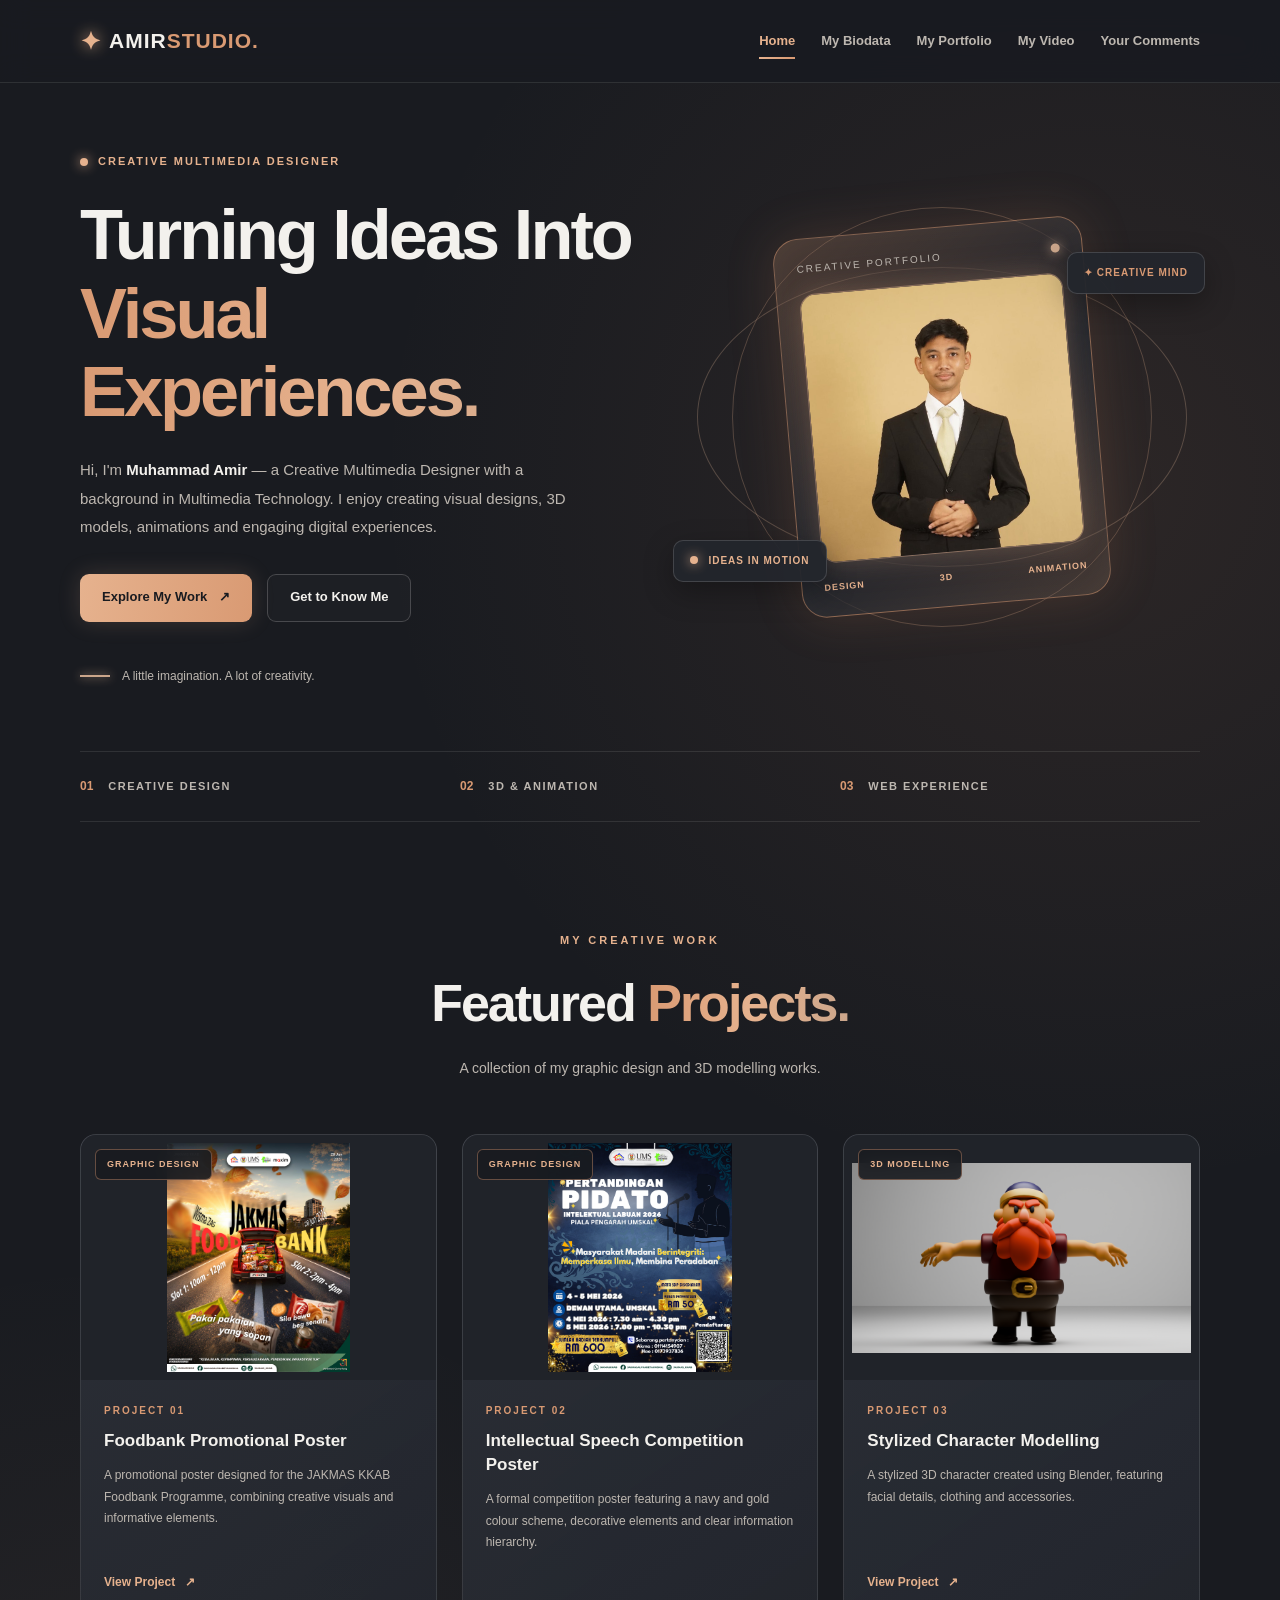
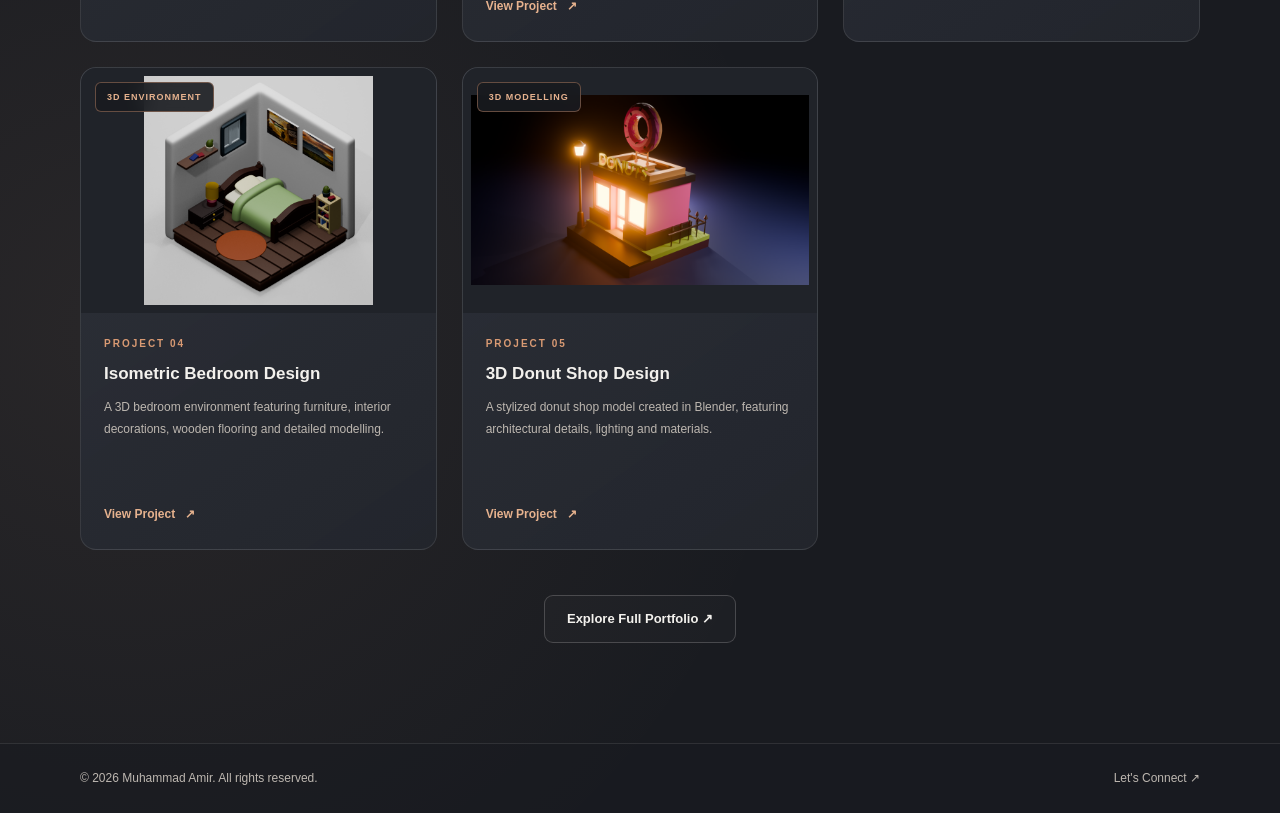
<file: index.html>
<!DOCTYPE html>
<html lang="en">

<head>
    <meta charset="UTF-8">
    <meta name="viewport" content="width=device-width, initial-scale=1.0">

    <meta
        name="description"
        content="Muhammad Amir's personal multimedia portfolio featuring graphic design and Blender 3D modelling projects."
    >

    <title>Muhammad Amir | Creative Multimedia Designer</title>

    <!-- Connect CSS -->
    <link rel="stylesheet" href="css/style.css">

    <!-- Connect JavaScript -->
    <script src="js/script.js" defer></script>
</head>

<body>

    <!-- NAVIGATION BAR -->
    <header class="site-header">

        <div class="container nav-container">

            <a href="index.html" class="logo">
                <span class="logo-icon">✦</span>
                AMIR<span class="logo-highlight">STUDIO.</span>
            </a>

            <nav class="main-nav">
                <a href="index.html" class="active">Home</a>
                <a href="biodata.html">My Biodata</a>
                <a href="portfolio.html">My Portfolio</a>
                <a href="video.html">My Video</a>
                <a href="comments.html">Your Comments</a>
            </nav>

        </div>

    </header>

    <main>

        <!-- 1. HERO SECTION -->
        <section class="hero container">

            <!-- LEFT SIDE: INTRODUCTION -->
            <div class="hero-content">

                <p class="eyebrow">
                    <span class="status-dot"></span>
                    CREATIVE MULTIMEDIA DESIGNER
                </p>

                <h1>
                    Turning Ideas Into
                    <span class="gradient-text">
                        Visual Experiences.
                    </span>
                </h1>

                <p class="hero-intro">
                    Hi, I'm <strong>Muhammad Amir</strong> —
                    a Creative Multimedia Designer with a background
                    in Multimedia Technology. I enjoy creating visual
                    designs, 3D models, animations and engaging
                    digital experiences.
                </p>

                <div class="hero-actions">

                    <a href="portfolio.html" class="btn btn-primary">
                        Explore My Work <span>↗</span>
                    </a>

                    <a href="biodata.html" class="btn btn-secondary">
                        Get to Know Me
                    </a>

                </div>

                <div class="hero-note">
                    <span class="note-line"></span>
                    A little imagination. A lot of creativity.
                </div>

            </div>

            <!-- RIGHT SIDE: PROFILE VISUAL -->
            <div class="hero-art">

                <div class="orbit orbit-one"></div>
                <div class="orbit orbit-two"></div>

                <div class="visual-card">

                    <div class="visual-top">
                        <span>CREATIVE PORTFOLIO</span>
                        <span class="visual-dot"></span>
                    </div>

                    <img
                        src="images/profile.jpg"
                        alt="Portrait of Muhammad Amir"
                        class="profile-photo"
                    >

                    <div class="visual-bottom">
                        <span>DESIGN</span>
                        <span>3D</span>
                        <span>ANIMATION</span>
                    </div>

                </div>

                <div class="floating-tag tag-top">
                    ✦ CREATIVE MIND
                </div>

                <div class="floating-tag tag-bottom">
                    <span class="tag-dot"></span>
                    IDEAS IN MOTION
                </div>

            </div>

        </section>

        <!-- 2. CREATIVE CATEGORIES -->
        <section class="creative-strip container">

            <div>
                <span>01</span>
                <p>CREATIVE DESIGN</p>
            </div>

            <div>
                <span>02</span>
                <p>3D &amp; ANIMATION</p>
            </div>

            <div>
                <span>03</span>
                <p>WEB EXPERIENCE</p>
            </div>

        </section>

        <!-- 3. FEATURED PROJECTS: ORIGINAL LAYOUT -->
        <section class="featured-projects container">

            <!-- SECTION HEADING -->
            <div class="section-heading">

                <p class="section-label">
                    MY CREATIVE WORK
                </p>

                <h2>
                    Featured
                    <span class="gradient-text">Projects.</span>
                </h2>

                <p class="section-description">
                    A collection of my graphic design and
                    3D modelling works.
                </p>

            </div>

            <!-- PROJECT GRID -->
            <div class="project-grid">

                <!-- PROJECT 01: FOODBANK POSTER -->
                <article class="project-card">

                    <div class="project-image">

                        <img
                            src="images/poster-foodbank.jpg"
                            alt="JAKMAS KKAB Foodbank promotional poster"
                            loading="lazy"
                        >

                        <span class="project-category">
                            GRAPHIC DESIGN
                        </span>

                    </div>

                    <div class="project-info">

                        <span class="project-number">
                            PROJECT 01
                        </span>

                        <h3>
                            Foodbank Promotional Poster
                        </h3>

                        <p>
                            A promotional poster designed for the
                            JAKMAS KKAB Foodbank Programme,
                            combining creative visuals and
                            informative elements.
                        </p>

                        <a href="portfolio.html" class="project-link">
                            View Project <span>↗</span>
                        </a>

                    </div>

                </article>

                <!-- PROJECT 02: PIDATO POSTER -->
                <article class="project-card">

                    <div class="project-image">

                        <img
                            src="images/poster-pidato.png"
                            alt="Pertandingan Pidato Intelektual Labuan 2026 poster"
                            loading="lazy"
                        >

                        <span class="project-category">
                            GRAPHIC DESIGN
                        </span>

                    </div>

                    <div class="project-info">

                        <span class="project-number">
                            PROJECT 02
                        </span>

                        <h3>
                            Intellectual Speech Competition Poster
                        </h3>

                        <p>
                            A formal competition poster featuring
                            a navy and gold colour scheme,
                            decorative elements and clear
                            information hierarchy.
                        </p>

                        <a href="portfolio.html" class="project-link">
                            View Project <span>↗</span>
                        </a>

                    </div>

                </article>

                <!-- PROJECT 03: CHARACTER MODELLING -->
                <article class="project-card">

                    <div class="project-image">

                        <img
                            src="images/character-model.png"
                            alt="Stylized 3D character created using Blender"
                            loading="lazy"
                        >

                        <span class="project-category">
                            3D MODELLING
                        </span>

                    </div>

                    <div class="project-info">

                        <span class="project-number">
                            PROJECT 03
                        </span>

                        <h3>
                            Stylized Character Modelling
                        </h3>

                        <p>
                            A stylized 3D character created using
                            Blender, featuring facial details,
                            clothing and accessories.
                        </p>

                        <a href="portfolio.html" class="project-link">
                            View Project <span>↗</span>
                        </a>

                    </div>

                </article>

                <!-- PROJECT 04: BEDROOM DESIGN -->
                <article class="project-card">

                    <div class="project-image">

                        <img
                            src="images/bedroom-scene.png"
                            alt="Isometric 3D bedroom environment created in Blender"
                            loading="lazy"
                        >

                        <span class="project-category">
                            3D ENVIRONMENT
                        </span>

                    </div>

                    <div class="project-info">

                        <span class="project-number">
                            PROJECT 04
                        </span>

                        <h3>
                            Isometric Bedroom Design
                        </h3>

                        <p>
                            A 3D bedroom environment featuring
                            furniture, interior decorations,
                            wooden flooring and detailed modelling.
                        </p>

                        <a href="portfolio.html" class="project-link">
                            View Project <span>↗</span>
                        </a>

                    </div>

                </article>

                <!-- PROJECT 05: DONUT SHOP -->
                <article class="project-card">

                    <div class="project-image">

                        <img
                            src="images/donut-shop.png"
                            alt="3D donut shop model created using Blender"
                            loading="lazy"
                        >

                        <span class="project-category">
                            3D MODELLING
                        </span>

                    </div>

                    <div class="project-info">

                        <span class="project-number">
                            PROJECT 05
                        </span>

                        <h3>
                            3D Donut Shop Design
                        </h3>

                        <p>
                            A stylized donut shop model created
                            in Blender, featuring architectural
                            details, lighting and materials.
                        </p>

                        <a href="portfolio.html" class="project-link">
                            View Project <span>↗</span>
                        </a>

                    </div>

                </article>

            </div>

            <!-- FULL PORTFOLIO BUTTON -->
            <div class="projects-footer">

                <a href="portfolio.html" class="btn btn-secondary">
                    Explore Full Portfolio ↗
                </a>

            </div>

        </section>

    </main>

    <!-- FOOTER -->
    <footer class="site-footer">

        <div class="container footer-content">

            <p>
                © 2026 Muhammad Amir. All rights reserved.
            </p>

            <a href="comments.html">
                Let's Connect ↗
            </a>

        </div>

    </footer>

</body>
</html>
</file>
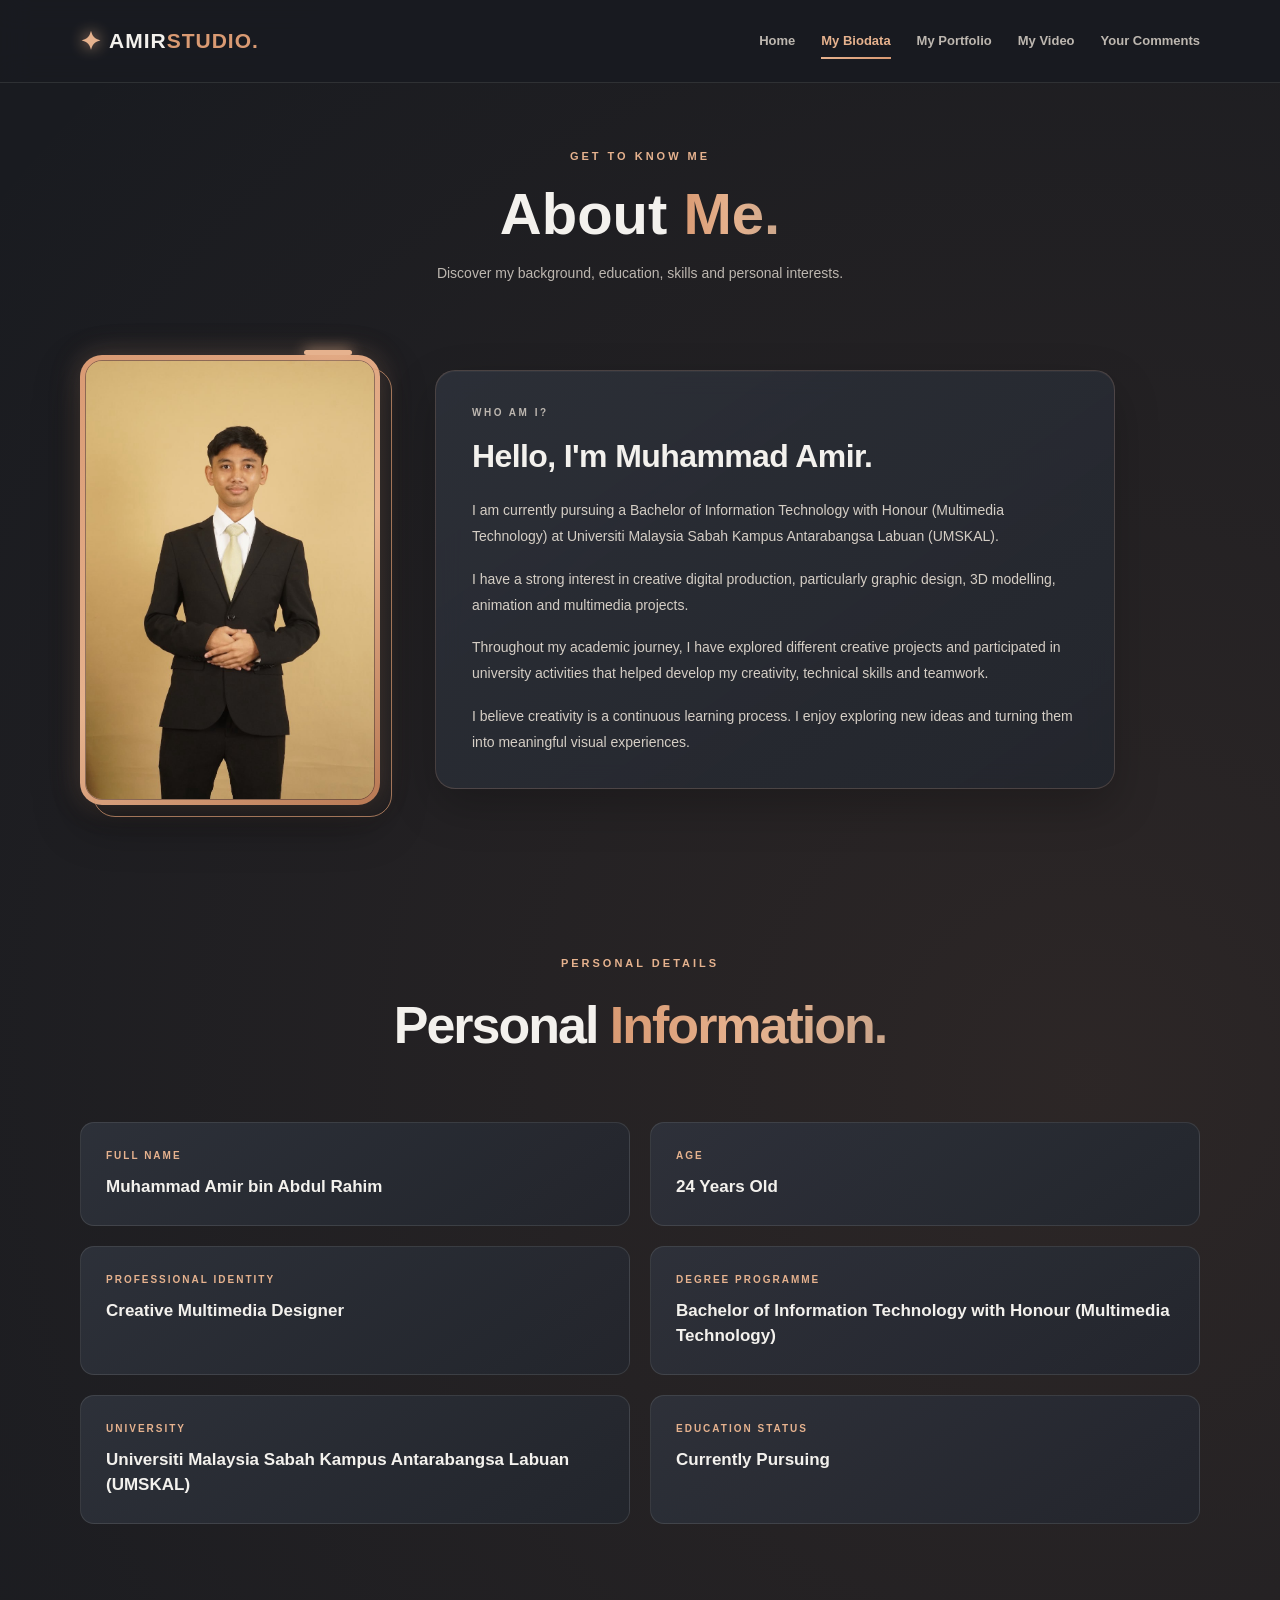
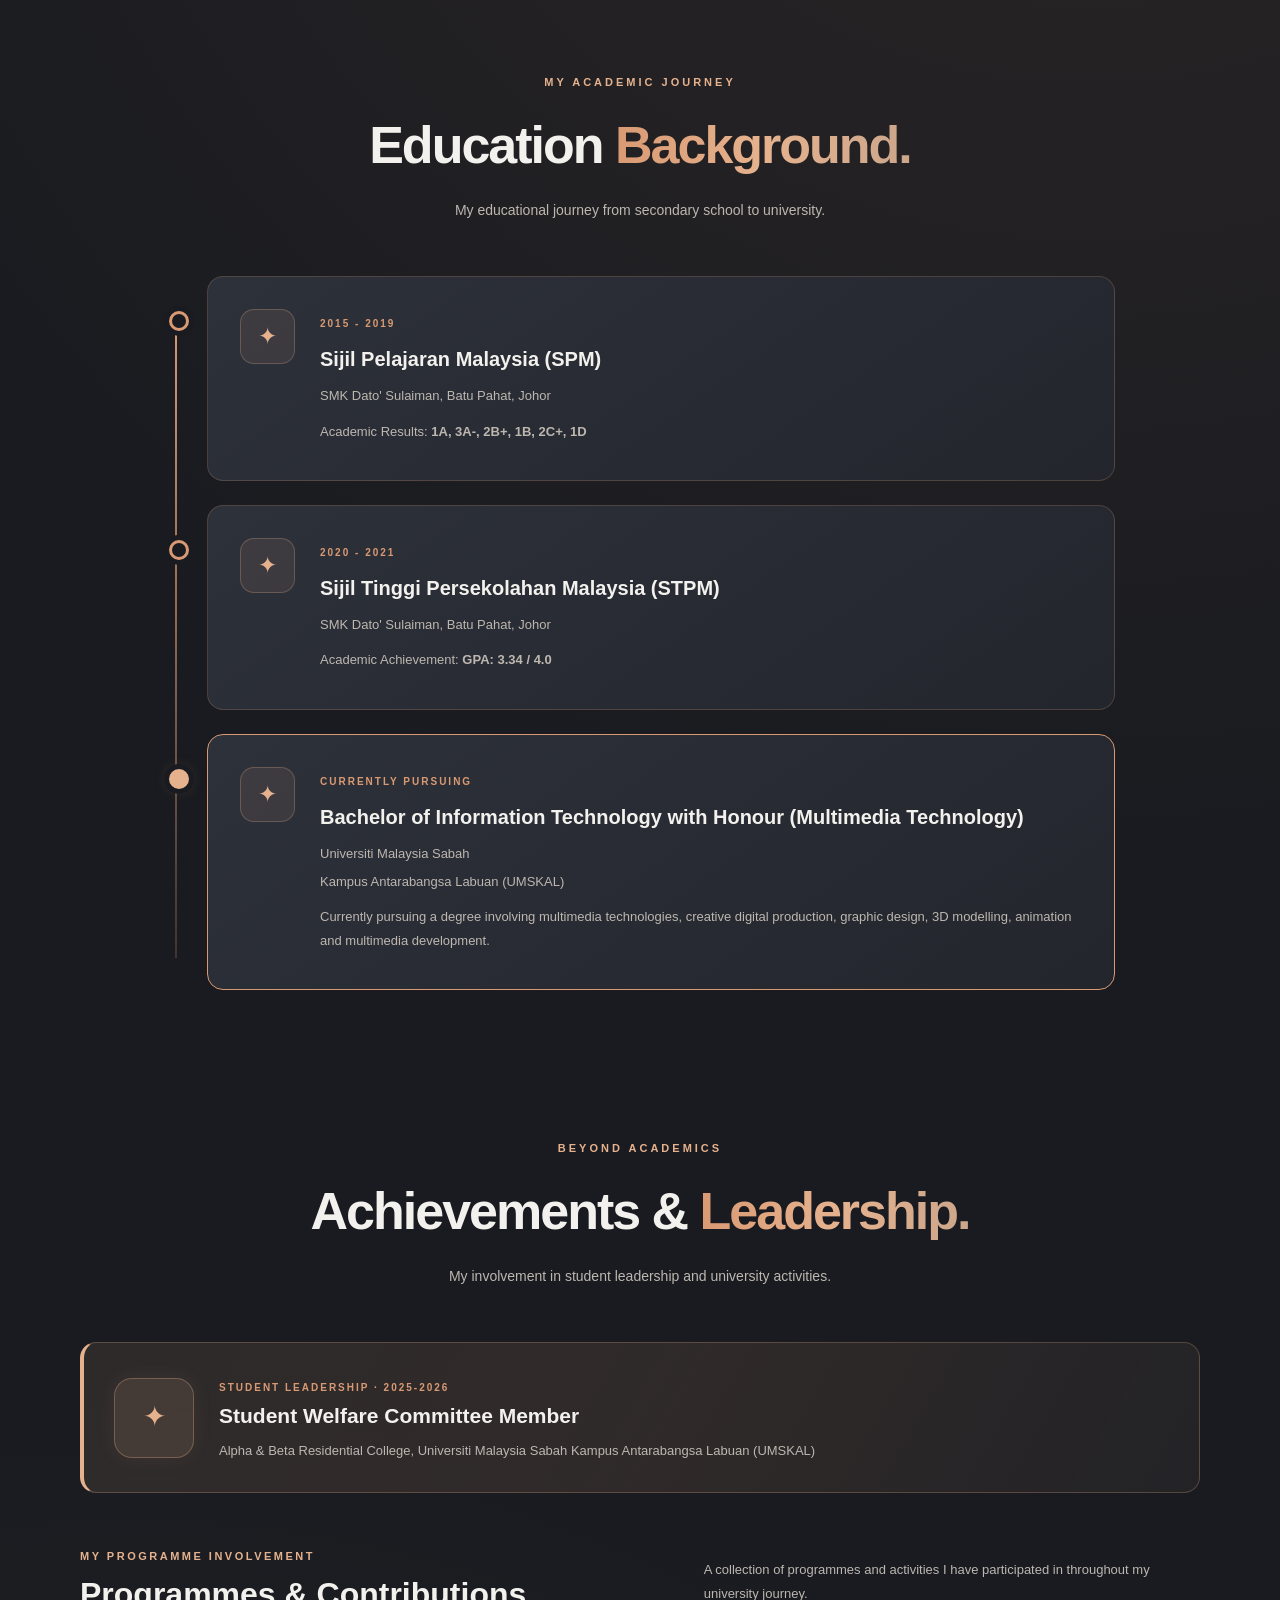
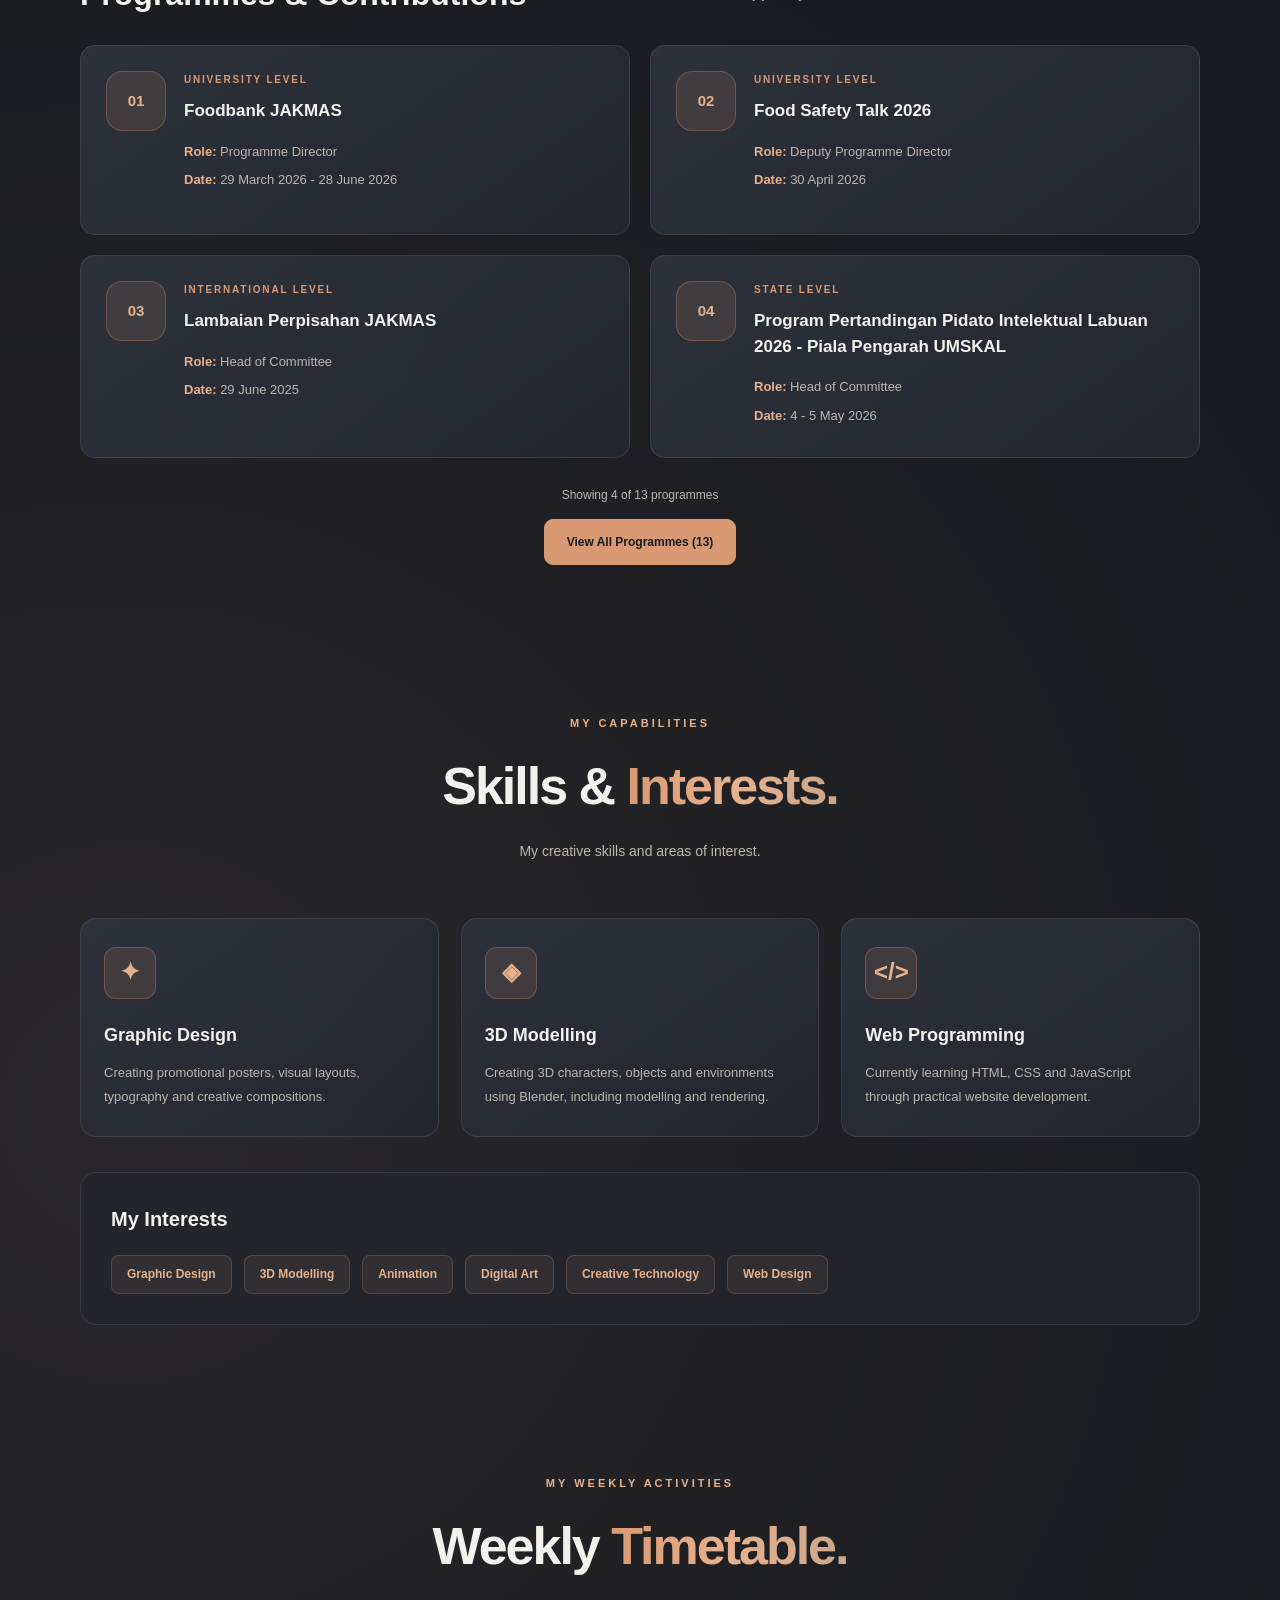
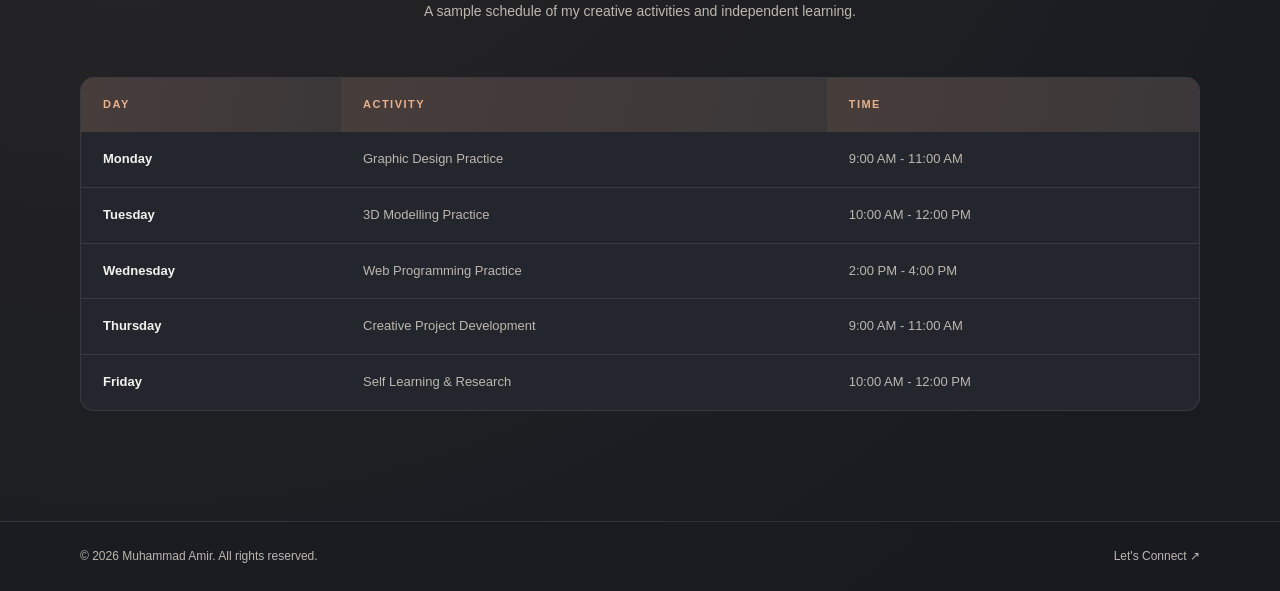
<file: biodata.html>
<!DOCTYPE html>
<html lang="en">

<head>
    <meta charset="UTF-8">
    <meta name="viewport" content="width=device-width, initial-scale=1.0">

    <meta name="description" content="Muhammad Amir's personal biodata, academic background, achievements, skills and interests.">

    <title>My Biodata | Muhammad Amir</title>

    <link rel="stylesheet" href="css/style.css">
    <script src="js/script.js" defer></script>
</head>

<body>

    <!-- NAVIGATION BAR -->

    <header class="site-header">

        <div class="container nav-container">

            <a href="index.html" class="logo">
                <span class="logo-icon">✦</span>
                AMIR<span class="logo-highlight">STUDIO.</span>
            </a>

            <nav class="main-nav">
                <a href="index.html">Home</a>
                <a href="biodata.html" class="active">My Biodata</a>
                <a href="portfolio.html">My Portfolio</a>
                <a href="video.html">My Video</a>
                <a href="comments.html">Your Comments</a>
            </nav>

        </div>

    </header>


    <main>

        <!-- 1. BIODATA INTRODUCTION -->

        <section class="biodata-hero container">

            <p class="section-label">GET TO KNOW ME</p>

            <h1>
                About <span class="gradient-text">Me.</span>
            </h1>

            <p>
                Discover my background, education,
                skills and personal interests.
            </p>

        </section>


        <!-- 2. ABOUT ME -->

        <section class="about-section container">

            <div class="about-content">

                <div class="about-image">

                    <img
                        src="images/profile.jpg"
                        alt="Portrait of Muhammad Amir"
                    >

                </div>


                <div class="about-text">

                    <p class="section-label">WHO AM I?</p>

                    <h2>Hello, I'm Muhammad Amir.</h2>

                    <p>
                        I am currently pursuing a Bachelor of
                        Information Technology with Honour
                        (Multimedia Technology) at Universiti Malaysia Sabah
                        Kampus Antarabangsa Labuan (UMSKAL).
                        
                    </p>

                    <p>
                        I have a strong interest in creative
                        digital production, particularly graphic
                        design, 3D modelling, animation and
                        multimedia projects.
                    </p>

                    <p>
                        Throughout my academic journey, I have
                        explored different creative projects and
                        participated in university activities
                        that helped develop my creativity,
                        technical skills and teamwork.
                    </p>

                    <p>
                        I believe creativity is a continuous
                        learning process. I enjoy exploring
                        new ideas and turning them into
                        meaningful visual experiences.
                    </p>

                </div>

            </div>

        </section>


        <!-- 3. PERSONAL INFORMATION -->

        <section class="personal-section container">

            <div class="section-heading">

                <p class="section-label">PERSONAL DETAILS</p>

                <h2>
                    Personal
                    <span class="gradient-text">Information.</span>
                </h2>

            </div>


            <div class="personal-grid">

                <div class="info-card">

                    <span class="info-label">FULL NAME</span>

                    <h3>Muhammad Amir bin Abdul Rahim</h3>

                </div>


                <div class="info-card">

                    <span class="info-label">AGE</span>

                    <h3>24 Years Old</h3>

                </div>


                <div class="info-card">

                    <span class="info-label">PROFESSIONAL IDENTITY</span>

                    <h3>Creative Multimedia Designer</h3>

                </div>


                <div class="info-card">

                    <span class="info-label">DEGREE PROGRAMME</span>

                    <h3>
                        Bachelor of Information Technology
                        with Honour (Multimedia Technology)
                    </h3>

                </div>


                <div class="info-card">

                    <span class="info-label">UNIVERSITY</span>

                    <h3>Universiti Malaysia Sabah
                        Kampus Antarabangsa Labuan (UMSKAL)
                    </h3>

                </div>


                <div class="info-card">

                    <span class="info-label">EDUCATION STATUS</span>

                    <h3>Currently Pursuing</h3>

                </div>

            </div>

        </section>


        <!-- 4. EDUCATION BACKGROUND -->

        <section class="education-section container">

            <div class="section-heading">

                <p class="section-label">MY ACADEMIC JOURNEY</p>

                <h2>
                    Education
                    <span class="gradient-text">Background.</span>
                </h2>

                <p class="section-description">
                    My educational journey from secondary
                    school to university.
                </p>

            </div>


            <div class="education-list">

                <!-- DEGREE -->

                <article class="education-card">

                    <div class="education-icon">✦</div>

                    <div class="education-details">

                        <span class="education-date">
                            CURRENTLY PURSUING
                        </span>

                        <h3>
                            Bachelor of Information Technology
                            with Honour (Multimedia Technology)
                        </h3>

                        <p>
                            Universiti Malaysia Sabah
                        </p>

                        <p>
                            Kampus Antarabangsa Labuan (UMSKAL)
                        </p>

                        <p class="education-description">
                            Currently pursuing a degree involving
                            multimedia technologies, creative
                            digital production, graphic design,
                            3D modelling, animation and
                            multimedia development.
                        </p>

                    </div>

                </article>


                <!-- STPM -->

                <article class="education-card">

                    <div class="education-icon">✦</div>

                    <div class="education-details">

                        <span class="education-date">
                            2020 - 2021
                        </span>

                        <h3>
                            Sijil Tinggi Persekolahan
                            Malaysia (STPM)
                        </h3>

                        <p>
                            SMK Dato' Sulaiman,
                            Batu Pahat, Johor
                        </p>

                        <p class="education-description">
                            Academic Achievement:
                            <strong>GPA: 3.34 / 4.0</strong>
                        </p>

                    </div>

                </article>


                <!-- SPM -->

                <article class="education-card">

                    <div class="education-icon">✦</div>

                    <div class="education-details">

                        <span class="education-date">
                            2015 - 2019
                        </span>

                        <h3>
                            Sijil Pelajaran Malaysia (SPM)
                        </h3>

                        <p>
                            SMK Dato' Sulaiman,
                            Batu Pahat, Johor
                        </p>

                        <p class="education-description">
                            Academic Results:
                            <strong>
                                1A, 3A-, 2B+, 1B, 2C+, 1D
                            </strong>
                        </p>

                    </div>

                </article>

            </div>

        </section>


        <!-- 5. ACHIEVEMENTS & LEADERSHIP -->

        <section class="achievement-section container">

            <div class="section-heading">

                <p class="section-label">BEYOND ACADEMICS</p>

                <h2>
                    Achievements &
                    <span class="gradient-text">Leadership.</span>
                </h2>

                <p class="section-description">
                    My involvement in student leadership
                    and university activities.
                </p>

            </div>


            <!-- MAIN LEADERSHIP EXPERIENCE -->

            <div class="leadership-highlight">

                <div class="leadership-icon">
                    ✦
                </div>

                <div class="leadership-info">

                    <span class="education-date">
                        STUDENT LEADERSHIP · 2025-2026
                    </span>

                    <h3>
                        Student Welfare Committee Member
                    </h3>

                    <p>
                        Alpha &amp; Beta Residential College,
                        Universiti Malaysia Sabah
                        Kampus Antarabangsa Labuan (UMSKAL)
                    </p>

                </div>

            </div>


            <!-- PROGRAMME HEADING -->

            <div class="program-heading">

                <div class="program-heading-title">

                    <p class="program-kicker">
                        MY PROGRAMME INVOLVEMENT
                    </p>

                    <h3>
                        Programmes &amp; Contributions
                    </h3>

                </div>

                <p class="program-heading-description">
                    A collection of programmes and activities
                    I have participated in throughout my
                    university journey.
                </p>

            </div>


            <!-- PROGRAMME LIST -->

            <div class="program-grid">


                <!-- PROGRAMME 01 -->

                <article class="achievement-card">

                    <div class="achievement-icon">01</div>

                    <div class="achievement-content">

                        <span class="education-date">
                            UNIVERSITY LEVEL
                        </span>

                        <h3>Foodbank JAKMAS</h3>

                        <p>
                            <strong>Role:</strong>
                            Programme Director
                        </p>

                        <p>
                            <strong>Date:</strong>
                            29 March 2026 - 28 June 2026
                        </p>

                    </div>

                </article>


                <!-- PROGRAMME 02 -->

                <article class="achievement-card">

                    <div class="achievement-icon">02</div>

                    <div class="achievement-content">

                        <span class="education-date">
                            UNIVERSITY LEVEL
                        </span>

                        <h3>Food Safety Talk 2026</h3>

                        <p>
                            <strong>Role:</strong>
                            Deputy Programme Director
                        </p>

                        <p>
                            <strong>Date:</strong>
                            30 April 2026
                        </p>

                    </div>

                </article>


                <!-- PROGRAMME 03 -->

                <article class="achievement-card">

                    <div class="achievement-icon">03</div>

                    <div class="achievement-content">

                        <span class="education-date">
                            INTERNATIONAL LEVEL
                        </span>

                        <h3>Lambaian Perpisahan JAKMAS</h3>

                        <p>
                            <strong>Role:</strong>
                            Head of Committee
                        </p>

                        <p>
                            <strong>Date:</strong>
                            29 June 2025
                        </p>

                    </div>

                </article>


                <!-- PROGRAMME 04 -->

                <article class="achievement-card">

                    <div class="achievement-icon">04</div>

                    <div class="achievement-content">

                        <span class="education-date">
                            STATE LEVEL
                        </span>

                        <h3>
                            Program Pertandingan Pidato
                            Intelektual Labuan 2026 -
                            Piala Pengarah UMSKAL
                        </h3>

                        <p>
                            <strong>Role:</strong>
                            Head of Committee
                        </p>

                        <p>
                            <strong>Date:</strong>
                            4 - 5 May 2026
                        </p>

                    </div>

                </article>


                <!-- PROGRAMME 05 -->

                <article class="achievement-card">

                    <div class="achievement-icon">05</div>

                    <div class="achievement-content">

                        <span class="education-date">
                            UNIVERSITY LEVEL
                        </span>

                        <h3>New Radiance</h3>

                        <p>
                            <strong>Role:</strong>
                            Head of Committee
                        </p>

                        <p>
                            <strong>Date:</strong>
                            31 December 2025 - 1 January 2026
                        </p>

                    </div>

                </article>


                <!-- PROGRAMME 06 -->

                <article class="achievement-card">

                    <div class="achievement-icon">06</div>

                    <div class="achievement-content">

                        <span class="education-date">
                            UNIVERSITY LEVEL
                        </span>

                        <h3>Bonding Tautan Kasih</h3>

                        <p>
                            <strong>Role:</strong>
                            Head of Committee
                        </p>

                        <p>
                            <strong>Date:</strong>
                            19 April 2026
                        </p>

                    </div>

                </article>


                <!-- PROGRAMME 07 -->

                <article class="achievement-card">

                    <div class="achievement-icon">07</div>

                    <div class="achievement-content">

                        <span class="education-date">
                            UNIVERSITY LEVEL
                        </span>

                        <h3>Program Munajat Mumtaz</h3>

                        <p>
                            <strong>Role:</strong>
                            Head of Committee
                        </p>

                        <p>
                            <strong>Date:</strong>
                            2 July 2026
                        </p>

                    </div>

                </article>


                <!-- PROGRAMME 08 -->

                <article class="achievement-card">

                    <div class="achievement-icon">08</div>

                    <div class="achievement-content">

                        <span class="education-date">
                            UNIVERSITY LEVEL
                        </span>

                        <h3>
                            Kem Sekretariat JAKMAS
                            Sesi 2025/2026
                        </h3>

                        <p>
                            <strong>Role:</strong>
                            Head of Committee
                        </p>

                        <p>
                            <strong>Date:</strong>
                            10 - 12 April 2026
                        </p>

                    </div>

                </article>


                <!-- PROGRAMME 09 -->

                <article class="achievement-card">

                    <div class="achievement-icon">09</div>

                    <div class="achievement-content">

                        <span class="education-date">
                            UNIVERSITY LEVEL
                        </span>

                        <h3>
                            Program Sesi Pengenalan
                            JAKMAS 2025/2026
                        </h3>

                        <p>
                            <strong>Role:</strong>
                            Committee Member
                        </p>

                        <p>
                            <strong>Date:</strong>
                            18 October 2025
                        </p>

                    </div>

                </article>


                <!-- PROGRAMME 10 -->

                <article class="achievement-card">

                    <div class="achievement-icon">10</div>

                    <div class="achievement-content">

                        <span class="education-date">
                            STATE LEVEL
                        </span>

                        <h3>
                            Karnival Open Day KKAB
                            (Kolej Kediaman Alpha dan Beta)
                        </h3>

                        <p>
                            <strong>Role:</strong>
                            Committee Member
                        </p>

                        <p>
                            <strong>Date:</strong>
                            2 - 4 May 2025
                        </p>

                    </div>

                </article>


                <!-- PROGRAMME 11 -->

                <article class="achievement-card">

                    <div class="achievement-icon">11</div>

                    <div class="achievement-content">

                        <span class="education-date">
                            STATE LEVEL
                        </span>

                        <h3>Labuan Tour 2.0</h3>

                        <p>
                            <strong>Role:</strong>
                            Committee Member
                        </p>

                        <p>
                            <strong>Date:</strong>
                            30 November 2025
                        </p>

                    </div>

                </article>


                <!-- PROGRAMME 12 -->

                <article class="achievement-card">

                    <div class="achievement-icon">12</div>

                    <div class="achievement-content">

                        <span class="education-date">
                            STATE LEVEL
                        </span>

                        <h3>Character Alive! Cosplay Showcase</h3>

                        <p>
                            <strong>Role:</strong>
                            Committee Member
                        </p>

                        <p>
                            <strong>Date:</strong>
                            1 May 2026
                        </p>

                    </div>

                </article>


                <!-- PROGRAMME 13 -->

                <article class="achievement-card">

                    <div class="achievement-icon">13</div>

                    <div class="achievement-content">

                        <span class="education-date">
                            UNIVERSITY LEVEL
                        </span>

                        <h3>
                            Karnival Sukan Kolej Kediaman Pantai
                        </h3>

                        <p>
                            <strong>Role:</strong>
                            Committee Member
                        </p>

                        <p>
                            <strong>Date:</strong>
                            12 - 14 June 2026
                        </p>

                    </div>

                </article>


            </div>

        </section>


        <!-- 6. SKILLS & INTERESTS -->

        <section class="skills-section container">

            <div class="section-heading">

                <p class="section-label">MY CAPABILITIES</p>

                <h2>
                    Skills &amp;
                    <span class="gradient-text">Interests.</span>
                </h2>

                <p class="section-description">
                    My creative skills and areas of interest.
                </p>

            </div>


            <div class="skills-grid">

                <!-- SKILL 01 -->

                <div class="skill-card">

                    <div class="skill-icon">✦</div>

                    <h3>Graphic Design</h3>

                    <p>
                        Creating promotional posters,
                        visual layouts, typography and
                        creative compositions.
                    </p>

                </div>


                <!-- SKILL 02 -->

                <div class="skill-card">

                    <div class="skill-icon">◈</div>

                    <h3>3D Modelling</h3>

                    <p>
                        Creating 3D characters, objects
                        and environments using Blender,
                        including modelling and rendering.
                    </p>

                </div>


                <!-- SKILL 03 -->

                <div class="skill-card">

                    <div class="skill-icon">&lt;/&gt;</div>

                    <h3>Web Programming</h3>

                    <p>
                        Currently learning HTML, CSS and
                        JavaScript through practical website
                        development.
                    </p>

                </div>

            </div>


            <!-- PERSONAL INTERESTS -->

            <div class="interests-box">

                <h3>My Interests</h3>

                <div class="interest-tags">

                    <span>Graphic Design</span>
                    <span>3D Modelling</span>
                    <span>Animation</span>
                    <span>Digital Art</span>
                    <span>Creative Technology</span>
                    <span>Web Design</span>

                </div>

            </div>

        </section>


        <!-- 7. WEEKLY TIMETABLE -->

        <section class="timetable-section container">

            <div class="section-heading">

                <p class="section-label">MY WEEKLY ACTIVITIES</p>

                <h2>
                    Weekly
                    <span class="gradient-text">Timetable.</span>
                </h2>

                <p class="section-description">
                    A sample schedule of my creative
                    activities and independent learning.
                </p>

            </div>


            <div class="timetable-wrapper">

                <table class="timetable">

                    <thead>
                        <tr>
                            <th>DAY</th>
                            <th>ACTIVITY</th>
                            <th>TIME</th>
                        </tr>
                    </thead>

                    <tbody>

                        <tr>
                            <td>Monday</td>
                            <td>Graphic Design Practice</td>
                            <td>9:00 AM - 11:00 AM</td>
                        </tr>

                        <tr>
                            <td>Tuesday</td>
                            <td>3D Modelling Practice</td>
                            <td>10:00 AM - 12:00 PM</td>
                        </tr>

                        <tr>
                            <td>Wednesday</td>
                            <td>Web Programming Practice</td>
                            <td>2:00 PM - 4:00 PM</td>
                        </tr>

                        <tr>
                            <td>Thursday</td>
                            <td>Creative Project Development</td>
                            <td>9:00 AM - 11:00 AM</td>
                        </tr>

                        <tr>
                            <td>Friday</td>
                            <td>Self Learning &amp; Research</td>
                            <td>10:00 AM - 12:00 PM</td>
                        </tr>

                    </tbody>

                </table>

            </div>

        </section>

    </main>


    <!-- FOOTER -->

    <footer class="site-footer">

        <div class="container footer-content">

            <p>
                © 2026 Muhammad Amir. All rights reserved.
            </p>

            <a href="comments.html">
                Let's Connect ↗
            </a>

        </div>

    </footer>

</body>
</html>
</file>
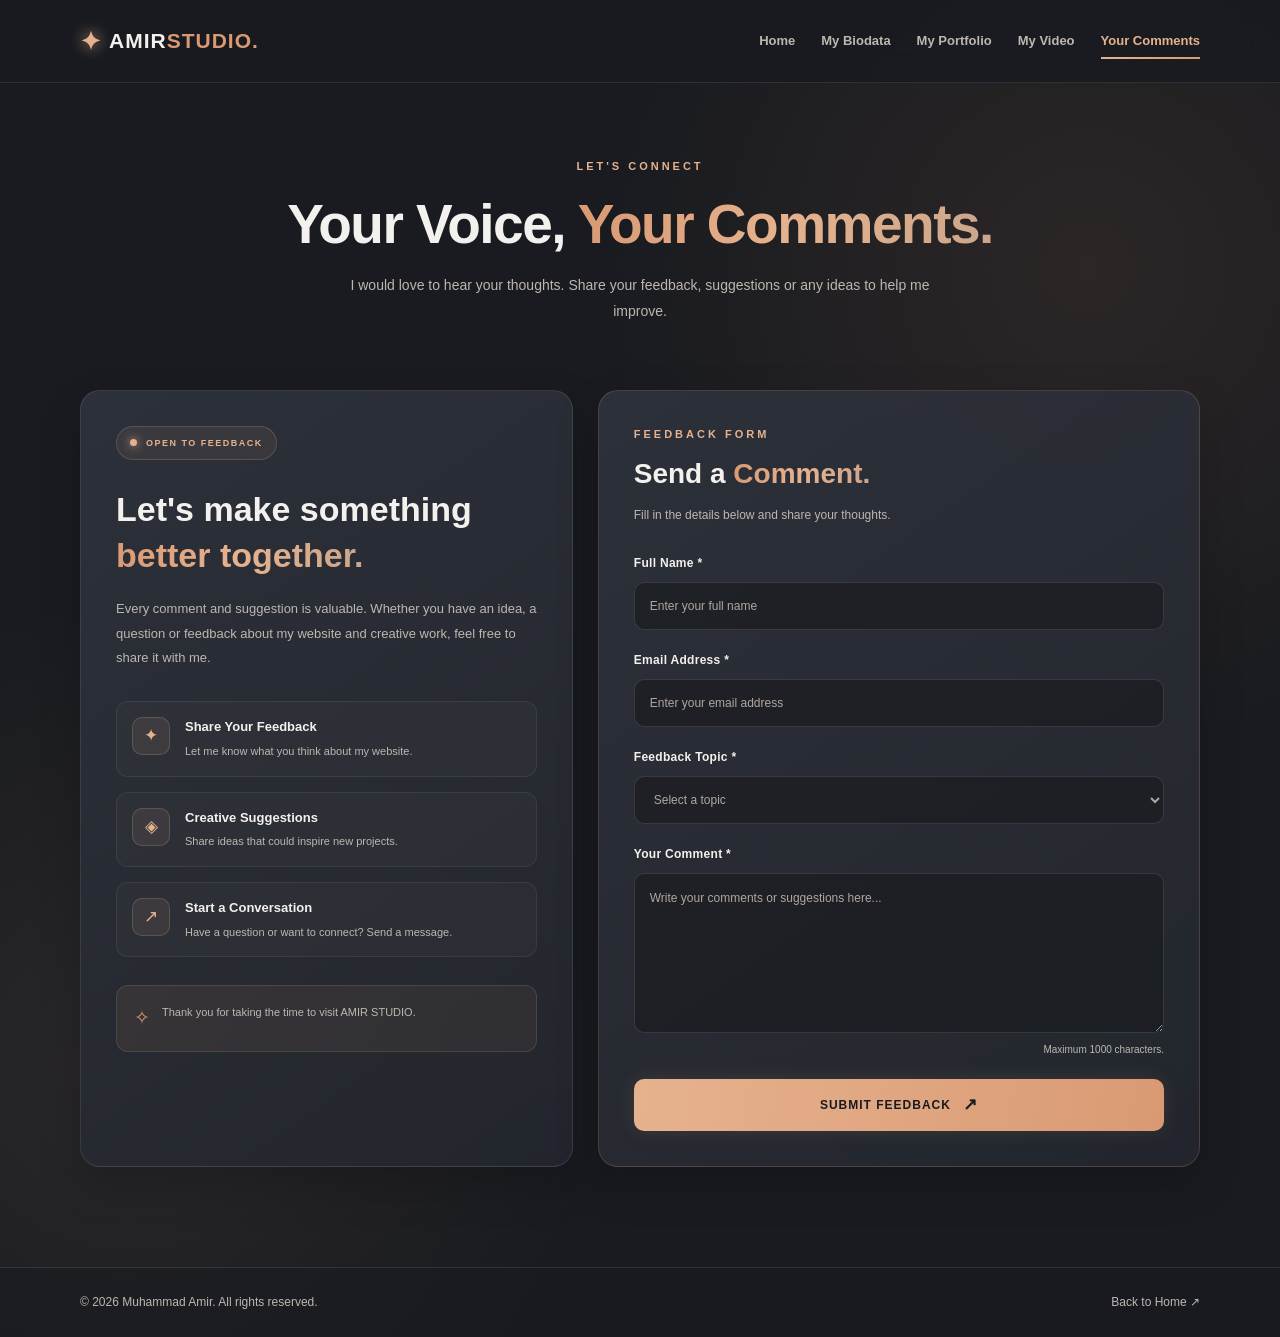
<file: comments.html>
<!DOCTYPE html>
<html lang="en">

<head>
    <meta charset="UTF-8">
    <meta name="viewport" content="width=device-width, initial-scale=1.0">

    <meta name="description" content="Share your feedback and comments with Muhammad Amir.">

    <title>Your Comments | AMIR STUDIO</title>

    <link rel="stylesheet" href="css/style.css">
    <script src="js/script.js" defer></script>
</head>

<body class="comments-page">

    <!-- NAVIGATION BAR -->

    <header class="site-header">

        <div class="container nav-container">

            <a href="index.html" class="logo">
                <span class="logo-icon">✦</span>
                AMIR<span class="logo-highlight">STUDIO.</span>
            </a>

            <nav class="main-nav">
                <a href="index.html">Home</a>
                <a href="biodata.html">My Biodata</a>
                <a href="portfolio.html">My Portfolio</a>
                <a href="video.html">My Video</a>
                <a href="comments.html" class="active">Your Comments</a>
            </nav>

        </div>

    </header>


    <main>

        <!-- PAGE INTRODUCTION -->

        <section class="comments-hero container">

            <p class="section-label">LET'S CONNECT</p>

            <h1>
                Your Voice,
                <span class="gradient-text">Your Comments.</span>
            </h1>

            <p>
                I would love to hear your thoughts.
                Share your feedback, suggestions or
                any ideas to help me improve.
            </p>

        </section>


        <!-- COMMENTS SECTION -->

        <section class="comments-section container">

            <div class="comments-layout">

                <!-- LEFT INFORMATION PANEL -->

                <div class="comment-intro-card">

                    <span class="comment-status">
                        <span class="comment-status-dot"></span>
                        OPEN TO FEEDBACK
                    </span>

                    <h2>
                        Let's make something
                        <span class="gradient-text">better together.</span>
                    </h2>

                    <p class="comment-intro-description">
                        Every comment and suggestion is valuable.
                        Whether you have an idea, a question or
                        feedback about my website and creative work,
                        feel free to share it with me.
                    </p>

                    <div class="comment-benefits">

                        <div class="comment-benefit">
                            <span class="benefit-icon">✦</span>
                            <div>
                                <h3>Share Your Feedback</h3>
                                <p>Let me know what you think about my website.</p>
                            </div>
                        </div>

                        <div class="comment-benefit">
                            <span class="benefit-icon">◈</span>
                            <div>
                                <h3>Creative Suggestions</h3>
                                <p>Share ideas that could inspire new projects.</p>
                            </div>
                        </div>

                        <div class="comment-benefit">
                            <span class="benefit-icon">↗</span>
                            <div>
                                <h3>Start a Conversation</h3>
                                <p>Have a question or want to connect? Send a message.</p>
                            </div>
                        </div>

                    </div>

                    <div class="comment-note">
                        <span>✧</span>
                        <p>
                            Thank you for taking the time to visit
                            AMIR STUDIO.
                        </p>
                    </div>

                </div>


                <!-- RIGHT FEEDBACK FORM -->

                <div class="feedback-form-card">

                    <div class="feedback-form-heading">

                        <p class="section-label">FEEDBACK FORM</p>

                        <h2>Send a <span class="gradient-text">Comment.</span></h2>

                        <p>
                            Fill in the details below and share your thoughts.
                        </p>

                    </div>


                    <form id="commentForm" class="comment-form">

                        <!-- NAME -->

                        <div class="form-group">

                            <label for="fullName">Full Name *</label>

                            <input
                                type="text"
                                id="fullName"
                                name="fullName"
                                placeholder="Enter your full name"
                                autocomplete="name"
                                maxlength="80"
                                required
                            >

                        </div>


                        <!-- EMAIL -->

                        <div class="form-group">

                            <label for="email">Email Address *</label>

                            <input
                                type="email"
                                id="email"
                                name="email"
                                placeholder="Enter your email address"
                                autocomplete="email"
                                maxlength="120"
                                required
                            >

                        </div>


                        <!-- FEEDBACK TOPIC -->

                        <div class="form-group">

                            <label for="feedbackTopic">Feedback Topic *</label>

                            <select
                                id="feedbackTopic"
                                name="feedbackTopic"
                                required
                            >

                                <option value="" disabled selected>
                                    Select a topic
                                </option>

                                <option value="Website Feedback">
                                    Website Feedback
                                </option>

                                <option value="Portfolio Review">
                                    Portfolio Review
                                </option>

                                <option value="Creative Suggestions">
                                    Creative Suggestions
                                </option>

                                <option value="General Enquiry">
                                    General Enquiry
                                </option>

                                <option value="Other">
                                    Other
                                </option>

                            </select>

                        </div>


                        <!-- MESSAGE -->

                        <div class="form-group">

                            <label for="message">Your Comment *</label>

                            <textarea
                                id="message"
                                name="message"
                                rows="6"
                                maxlength="1000"
                                placeholder="Write your comments or suggestions here..."
                                required
                            ></textarea>

                            <span class="form-hint">
                                Maximum 1000 characters.
                            </span>

                        </div>


                        <!-- SUBMIT BUTTON -->

                        <button type="submit" class="comment-submit-btn">

                            SUBMIT FEEDBACK

                            <span>↗</span>

                        </button>


                        <!-- SUCCESS MESSAGE -->

                        <p
                            id="commentSuccess"
                            class="comment-success"
                            role="status"
                            aria-live="polite"
                            hidden
                        ></p>

                    </form>

                </div>

            </div>

        </section>

    </main>


    <!-- FOOTER -->

    <footer class="site-footer">

        <div class="container footer-content">

            <p>
                © 2026 Muhammad Amir. All rights reserved.
            </p>

            <a href="index.html">
                Back to Home ↗
            </a>

        </div>

    </footer>

</body>
</html>
</file>
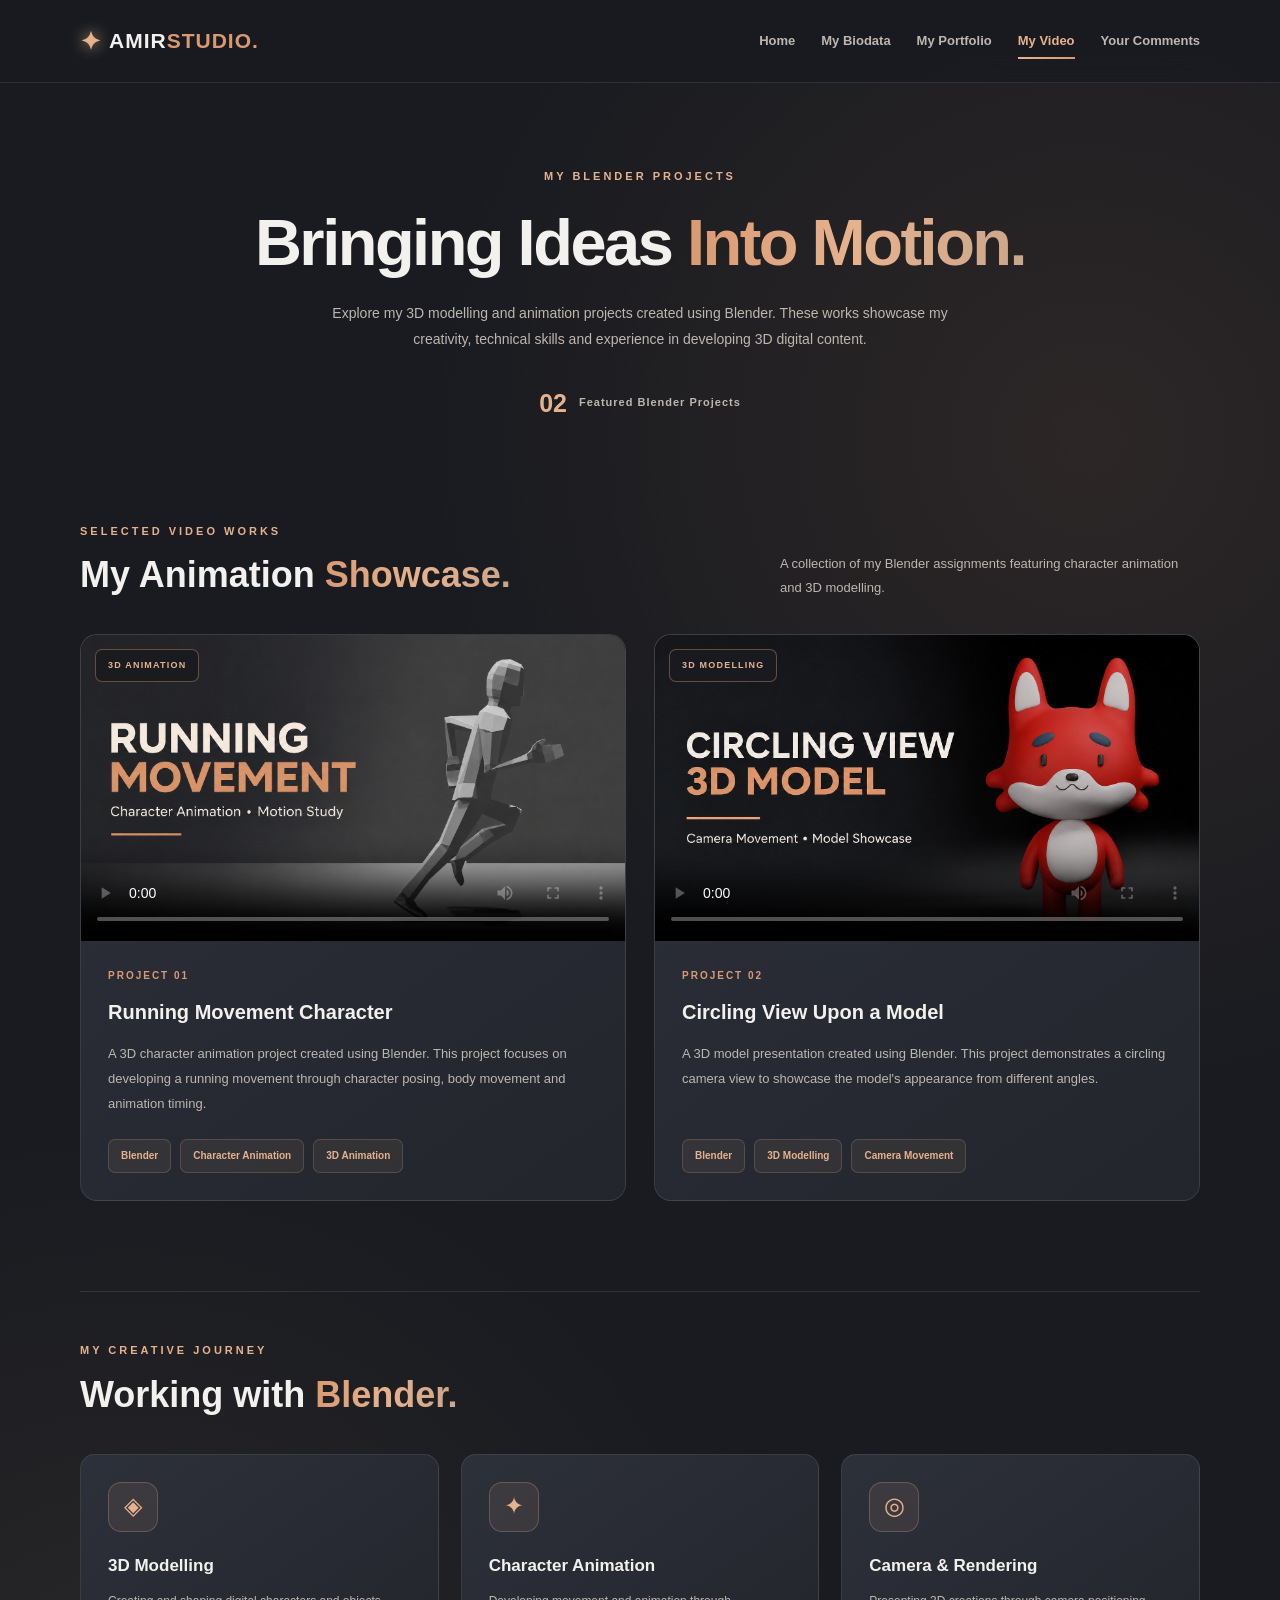
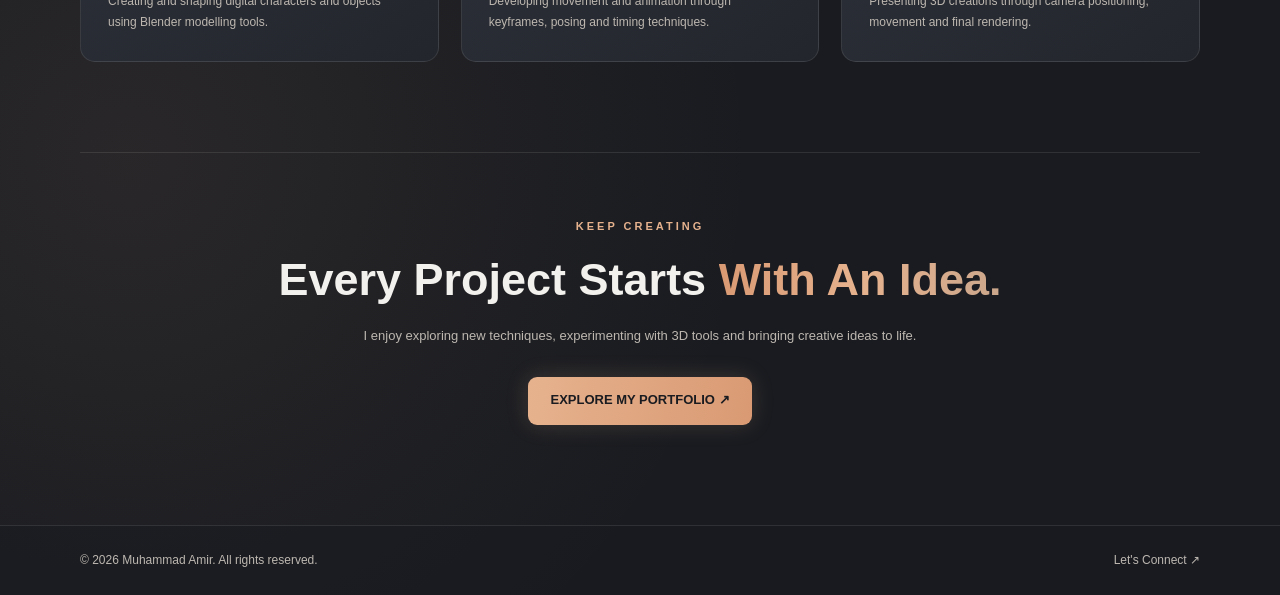
<file: video.html>
<!DOCTYPE html>
<html lang="en">

<head>
    <meta charset="UTF-8">
    <meta name="viewport" content="width=device-width, initial-scale=1.0">

    <title>My Video | AMIR STUDIO</title>

    <link rel="stylesheet" href="css/style.css">
    <script src="js/script.js" defer></script>
</head>

<body class="video-page">

    <!-- NAVIGATION BAR -->
    <header class="site-header">

        <div class="container nav-container">

            <a href="index.html" class="logo">
                <span class="logo-icon">✦</span>
                AMIR<span class="logo-highlight">STUDIO.</span>
            </a>

            <nav class="main-nav">
                <a href="index.html">Home</a>
                <a href="biodata.html">My Biodata</a>
                <a href="portfolio.html">My Portfolio</a>
                <a href="video.html" class="active">My Video</a>
                <a href="comments.html">Your Comments</a>
            </nav>

        </div>

    </header>

    <main>

        <!-- VIDEO HERO -->
        <section class="video-hero container">

            <p class="section-label">
                MY BLENDER PROJECTS
            </p>

            <h1>
                Bringing Ideas
                <span class="gradient-text">Into Motion.</span>
            </h1>

            <p class="video-intro">
                Explore my 3D modelling and animation projects
                created using Blender. These works showcase
                my creativity, technical skills and experience
                in developing 3D digital content.
            </p>

            <div class="video-count">

                <span class="count-number">02</span>

                <span class="count-description">
                    Featured Blender Projects
                </span>

            </div>

        </section>

        <!-- BLENDER PROJECTS -->
        <section class="blender-projects container">

            <!-- SECTION HEADING -->
            <div class="video-section-heading">

                <div>

                    <p class="section-label">
                        SELECTED VIDEO WORKS
                    </p>

                    <h2>
                        My Animation
                        <span class="gradient-text">Showcase.</span>
                    </h2>

                </div>

                <p>
                    A collection of my Blender assignments
                    featuring character animation and
                    3D modelling.
                </p>

            </div>

            <!-- VIDEO GRID -->
            <div class="blender-video-grid">

                <!-- PROJECT 01: RUNNING MOVEMENT CHARACTER -->
                <article class="blender-video-card">

                    <!-- VIDEO PLAYER WITH THUMBNAIL -->
                    <div class="blender-video-frame">

                        <span class="blender-video-label">
                            3D ANIMATION
                        </span>

                        <video
                            controls
                            preload="metadata"
                            playsinline
                            poster="images/running-thumbnail.png"
                        >

                            <source
                                src="videos/running-movement.mp4"
                                type="video/mp4"
                            >

                            Your browser does not support HTML video.

                        </video>

                    </div>

                    <!-- VIDEO INFORMATION -->
                    <div class="blender-video-info">

                        <span class="blender-project-number">
                            PROJECT 01
                        </span>

                        <h3>
                            Running Movement Character
                        </h3>

                        <p>
                            A 3D character animation project
                            created using Blender. This project
                            focuses on developing a running
                            movement through character posing,
                            body movement and animation timing.
                        </p>

                        <div class="blender-video-tags">
                            <span>Blender</span>
                            <span>Character Animation</span>
                            <span>3D Animation</span>
                        </div>

                    </div>

                </article>

                <!-- PROJECT 02: CIRCLING VIEW UPON A MODEL -->
                <article class="blender-video-card">

                    <!-- VIDEO PLAYER WITH THUMBNAIL -->
                    <div class="blender-video-frame">

                        <span class="blender-video-label">
                            3D MODELLING
                        </span>

                        <video
                            controls
                            preload="metadata"
                            playsinline
                            poster="images/circling-thumbnail.png"
                        >

                            <source
                                src="videos/circling-view-model.mp4"
                                type="video/mp4"
                            >

                            Your browser does not support HTML video.

                        </video>

                    </div>

                    <!-- VIDEO INFORMATION -->
                    <div class="blender-video-info">

                        <span class="blender-project-number">
                            PROJECT 02
                        </span>

                        <h3>
                            Circling View Upon a Model
                        </h3>

                        <p>
                            A 3D model presentation created
                            using Blender. This project
                            demonstrates a circling camera
                            view to showcase the model's
                            appearance from different angles.
                        </p>

                        <div class="blender-video-tags">
                            <span>Blender</span>
                            <span>3D Modelling</span>
                            <span>Camera Movement</span>
                        </div>

                    </div>

                </article>

            </div>

        </section>

        <!-- CREATIVE PROCESS -->
        <section class="video-process-section container">

            <div class="video-section-heading">

                <div>

                    <p class="section-label">
                        MY CREATIVE JOURNEY
                    </p>

                    <h2>
                        Working with
                        <span class="gradient-text">Blender.</span>
                    </h2>

                </div>

            </div>

            <div class="video-process-grid">

                <div class="video-process-card">

                    <div class="video-process-icon">
                        ◈
                    </div>

                    <h3>3D Modelling</h3>

                    <p>
                        Creating and shaping digital
                        characters and objects using
                        Blender modelling tools.
                    </p>

                </div>

                <div class="video-process-card">

                    <div class="video-process-icon">
                        ✦
                    </div>

                    <h3>Character Animation</h3>

                    <p>
                        Developing movement and animation
                        through keyframes, posing and
                        timing techniques.
                    </p>

                </div>

                <div class="video-process-card">

                    <div class="video-process-icon">
                        ◎
                    </div>

                    <h3>Camera &amp; Rendering</h3>

                    <p>
                        Presenting 3D creations through
                        camera positioning, movement
                        and final rendering.
                    </p>

                </div>

            </div>

        </section>

        <!-- CLOSING -->
        <section class="video-closing container">

            <p class="section-label">
                KEEP CREATING
            </p>

            <h2>
                Every Project Starts
                <span class="gradient-text">With An Idea.</span>
            </h2>

            <p>
                I enjoy exploring new techniques,
                experimenting with 3D tools and
                bringing creative ideas to life.
            </p>

            <a href="portfolio.html" class="btn btn-primary">
                EXPLORE MY PORTFOLIO ↗
            </a>

        </section>

    </main>

    <!-- FOOTER -->
    <footer class="site-footer">

        <div class="container footer-content">

            <p>
                © 2026 Muhammad Amir. All rights reserved.
            </p>

            <a href="comments.html">
                Let's Connect ↗
            </a>

        </div>

    </footer>

</body>
</html>
</file>
<file: css/style.css>
/* AMIR STUDIO — CHARCOAL + COPPER
   Complete stylesheet for all five pages. */

:root {
    --bg: #191B20;
    --surface: #23262D;
    --surface-light: #2E323B;
    --copper: #D99A73;
    --copper-light: #E6B28E;
    --sand: #CBA68B;
    --text: #F3F1ED;
    --muted: #BDB7B0;
    --border: rgba(243, 241, 237, 0.10);
}

/* GENERAL */

* { margin: 0; padding: 0; box-sizing: border-box; }

html { scroll-behavior: smooth; }

body {
    font-family: Arial, Helvetica, sans-serif;
    color: var(--text);
    line-height: 1.6;
    overflow-x: hidden;
    background:
        radial-gradient(
            circle at 85% 20%,
            rgba(185, 121, 84, 0.12),
            transparent 32%
        ),
        radial-gradient(
            circle at 10% 80%,
            rgba(230, 178, 142, 0.08),
            transparent 30%
        ),
        var(--bg);
}

a { text-decoration: none; }

img { max-width: 100%; }

.container {
    width: min(1120px, calc(100% - 48px));
    margin: 0 auto;
}

/* NAVIGATION */

.site-header {
    position: relative; z-index: 10;
    border-bottom: 1px solid var(--border);
    backdrop-filter: blur(15px);
    -webkit-backdrop-filter: blur(15px);
    background: rgba(25, 27, 32, 0.88);
}

.nav-container {
    min-height: 82px; display: flex;
    justify-content: space-between; align-items: center; gap: 24px;
}

.logo {
    display: inline-flex; align-items: center;
    color: var(--text); font-size: 21px; font-weight: 800;
    letter-spacing: 1px; white-space: nowrap;
}

.logo-icon {
    color: var(--copper-light); margin-right: 7px;
    font-size: 25px; text-shadow: 0 0 15px var(--copper-light);
}

.logo-highlight { color: var(--copper); }

.main-nav { display: flex; align-items: center; gap: 26px; }

.main-nav a {
    position: relative; color: var(--muted);
    font-size: 13px; font-weight: 600;
    padding: 8px 0; transition: 0.3s ease;
}

.main-nav a::after {
    content: ""; position: absolute;
    left: 0; bottom: 0; width: 0; height: 2px;
    background: linear-gradient(
        90deg, var(--copper-light), var(--copper)
    );
    transition: width 0.3s ease;
}

.main-nav a:hover,
.main-nav a.active { color: var(--copper-light); }

.main-nav a:hover::after,
.main-nav a.active::after { width: 100%; }

.gradient-text {
    display: block;
    background: linear-gradient(
        90deg, var(--copper), var(--copper-light), var(--sand)
    );
    background-clip: text;
    -webkit-background-clip: text;
    -webkit-text-fill-color: transparent;
}

/* HOMEPAGE */

.hero {
    min-height: 650px; display: grid;
    grid-template-columns: 1.05fr 0.95fr;
    align-items: center; gap: 35px;
    padding-top: 65px; padding-bottom: 65px;
}

.hero-content { position: relative; z-index: 2; }

.eyebrow {
    display: inline-flex; align-items: center; gap: 10px;
    color: var(--copper-light); font-size: 11px;
    font-weight: 700; letter-spacing: 2px; margin-bottom: 25px;
}

.status-dot {
    width: 8px; height: 8px; border-radius: 50%;
    background: var(--copper-light);
    box-shadow: 0 0 12px var(--copper-light);
    animation: pulse 2s infinite;
}

.hero h1 {
    font-size: clamp(43px, 5.5vw, 72px);
    line-height: 1.12; letter-spacing: -3px;
    font-weight: 800; margin-bottom: 24px;
}

.hero-intro {
    max-width: 490px; font-size: 15px;
    color: var(--muted); line-height: 1.9; margin-bottom: 32px;
}

.hero-intro strong { color: var(--text); }

.hero-actions {
    display: flex; align-items: center;
    flex-wrap: wrap; gap: 15px;
}

/* BUTTONS */

.btn {
    min-height: 48px; padding: 12px 22px;
    display: inline-flex; align-items: center; justify-content: center;
    gap: 12px; border-radius: 9px;
    font-size: 13px; font-weight: 700; transition: all 0.3s ease;
}

.btn-primary {
    background: linear-gradient(
        100deg, var(--copper-light), var(--copper)
    );
    color: #191B20;
    box-shadow: 0 0 22px rgba(230, 178, 142, 0.18);
}

.btn-primary:hover {
    transform: translateY(-4px);
    box-shadow: 0 0 28px rgba(230, 178, 142, 0.4);
}

.btn-secondary {
    color: var(--text);
    border: 1px solid rgba(243, 241, 237, 0.2);
    background: rgba(243, 241, 237, 0.02);
}

.btn-secondary:hover {
    border-color: var(--copper); color: var(--copper);
    transform: translateY(-4px);
}

.hero-note {
    display: flex; align-items: center; gap: 12px;
    color: var(--muted); font-size: 12px; margin-top: 45px;
}

.note-line {
    display: block; width: 30px; height: 2px;
    background: var(--sand); box-shadow: 0 0 10px var(--sand);
}

/* HOMEPAGE PROFILE */

.hero-art {
    min-height: 460px; display: flex;
    justify-content: center; align-items: center; position: relative;
}

.visual-card {
    width: 310px; height: 380px; padding: 22px;
    position: relative; z-index: 2; display: flex;
    flex-direction: column; justify-content: space-between;
    overflow: hidden; border-radius: 25px;
    transform: rotate(-5deg); transition: 0.5s ease;
    border: 1px solid rgba(217, 154, 115, 0.5);
    background: linear-gradient(
        145deg,
        rgba(217, 154, 115, 0.22),
        rgba(35, 38, 45, 0.95) 55%,
        rgba(230, 178, 142, 0.14)
    );
    box-shadow:
        0 0 50px rgba(185, 121, 84, 0.2),
        inset 0 0 35px rgba(243, 241, 237, 0.03);
}

.visual-card:hover {
    transform: rotate(0deg) scale(1.04);
    box-shadow:
        0 0 65px rgba(185, 121, 84, 0.35),
        inset 0 0 35px rgba(243, 241, 237, 0.05);
}

.visual-top {
    display: flex; justify-content: space-between;
    align-items: center; color: var(--muted);
    font-size: 10px; letter-spacing: 2px;
}

.visual-dot {
    width: 9px; height: 9px; border-radius: 50%;
    background: var(--sand); box-shadow: 0 0 12px var(--sand);
}

.profile-photo {
    display: block; width: 100%; height: 270px;
    object-fit: cover; object-position: center 18%;
    border-radius: 16px; transition: 0.4s ease;
    border: 1px solid rgba(230, 178, 142, 0.5);
    box-shadow:
        0 0 25px rgba(230, 178, 142, 0.16),
        0 0 35px rgba(217, 154, 115, 0.15);
}

.visual-card:hover .profile-photo {
    transform: scale(1.02);
    box-shadow: 0 0 35px rgba(230, 178, 142, 0.3);
}

.visual-bottom {
    display: flex; justify-content: space-between;
    color: var(--copper-light); font-size: 9px;
    font-weight: 700; letter-spacing: 1px;
}

.orbit {
    position: absolute; border-radius: 50%; pointer-events: none;
    border: 1px solid rgba(230, 178, 142, 0.25);
}

.orbit-one {
    width: 420px; height: 420px;
    animation: rotate-orbit 18s linear infinite;
}

.orbit-two {
    width: 490px; height: 300px;
    animation: rotate-orbit 25s linear infinite reverse;
    border-color: rgba(203, 166, 139, 0.3);
}

.floating-tag {
    position: absolute; z-index: 3;
    padding: 12px 16px; border-radius: 10px;
    box-shadow: 0 10px 30px rgba(0, 0, 0, 0.3);
    font-size: 10px; font-weight: 700; letter-spacing: 1px;
    animation: float 3s ease-in-out infinite;
    border: 1px solid rgba(243, 241, 237, 0.15);
    background: rgba(35, 38, 45, 0.95);
}

.tag-top { top: 65px; right: -5px; color: var(--copper); }

.tag-bottom {
    bottom: 65px; left: -12px;
    color: var(--copper-light); animation-delay: 1.5s;
}

.tag-dot {
    display: inline-block; width: 8px; height: 8px;
    border-radius: 50%; margin-right: 7px;
    background: var(--copper-light);
    box-shadow: 0 0 12px var(--copper-light);
}

.creative-strip {
    display: grid; grid-template-columns: repeat(3, 1fr);
    gap: 20px; padding: 25px 0;
    border-top: 1px solid var(--border);
    border-bottom: 1px solid var(--border);
}

.creative-strip div { display: flex; align-items: center; gap: 15px; }

.creative-strip span {
    color: var(--copper); font-size: 12px; font-weight: 800;
}

.creative-strip p {
    color: var(--muted); font-size: 11px;
    font-weight: 700; letter-spacing: 1.5px;
}

/* SHARED HEADINGS */

.section-heading { text-align: center; margin-bottom: 55px; }

.section-label {
    color: var(--copper-light); font-size: 11px;
    font-weight: 700; letter-spacing: 3px; margin-bottom: 12px;
}

.section-heading h2 {
    font-size: clamp(35px, 5vw, 52px);
    font-weight: 800; letter-spacing: -2px; margin-bottom: 12px;
}

.section-heading h2 .gradient-text { display: inline; }

.section-description { color: var(--muted); font-size: 14px; }

/* PROJECT CARDS */

.featured-projects { padding-top: 110px; padding-bottom: 100px; }

.project-grid {
    display: grid;
    grid-template-columns: repeat(3, minmax(0, 1fr));
    gap: 25px;
}

.project-card {
    min-width: 0; overflow: hidden;
    border: 1px solid var(--border); border-radius: 16px;
    transition:
        transform 0.4s ease,
        border-color 0.4s ease,
        box-shadow 0.4s ease;
    background: linear-gradient(
        145deg, rgba(46, 50, 59, 0.9), rgba(35, 38, 45, 0.95)
    );
}

.project-card:hover {
    transform: translateY(-9px); border-color: var(--copper);
    box-shadow:
        0 15px 40px rgba(185, 121, 84, 0.16),
        0 0 20px rgba(230, 178, 142, 0.08);
}

.project-image {
    height: 245px; position: relative; display: flex;
    justify-content: center; align-items: center;
    overflow: hidden; padding: 8px; background: #202329;
}

.project-image img {
    display: block; width: 100%; height: 100%;
    object-fit: contain; object-position: center;
    transition: transform 0.5s ease;
}

.project-card:hover .project-image img { transform: scale(1.04); }

.project-category {
    position: absolute; top: 14px; left: 14px; z-index: 1;
    padding: 7px 11px; border-radius: 6px;
    color: var(--copper-light); font-size: 9px;
    font-weight: 700; letter-spacing: 1px;
    backdrop-filter: blur(10px);
    -webkit-backdrop-filter: blur(10px);
    background: rgba(25, 27, 32, 0.9);
    border: 1px solid rgba(217, 154, 115, 0.4);
}

.project-info { padding: 23px; }

.project-number {
    display: block; color: var(--copper);
    font-size: 10px; font-weight: 700;
    letter-spacing: 2px; margin-bottom: 10px;
}

.project-info h3 {
    color: var(--text); font-size: 17px;
    line-height: 1.4; margin-bottom: 12px;
}

.project-info p {
    min-height: 85px; color: var(--muted);
    font-size: 12px; line-height: 1.8; margin-bottom: 18px;
}

.project-link {
    display: inline-flex; align-items: center; gap: 10px;
    color: var(--copper-light); font-size: 12px; font-weight: 700;
    transition: color 0.3s ease, gap 0.3s ease;
}

.project-link:hover { color: var(--copper); gap: 15px; }

.projects-footer {
    display: flex; justify-content: center; margin-top: 45px;
}

/* BIODATA */

.biodata-hero {
    padding-top: 65px; padding-bottom: 35px; text-align: center;
}

.biodata-hero h1 {
    font-size: clamp(42px, 5vw, 58px);
    line-height: 1.15; margin: 15px 0;
}

.biodata-hero .gradient-text { display: inline; }

.biodata-hero > p:last-child { color: var(--muted); font-size: 14px; }

.about-section { padding-top: 35px; padding-bottom: 90px; }

.about-content {
    display: grid;
    grid-template-columns: 300px minmax(0, 1fr);
    align-items: center; gap: 55px;
}

.about-image {
    position: relative; isolation: isolate;
    width: 300px; height: 450px; padding: 5px; border: none;
    border-radius: 22px;
    transition: transform 0.4s ease, box-shadow 0.4s ease;
    background: linear-gradient(
        145deg, #D99A73 0%, #E6B28E 55%, #B97954 100%
    );
    box-shadow:
        0 18px 45px rgba(0, 0, 0, 0.35),
        0 0 25px rgba(230, 178, 142, 0.16),
        0 0 35px rgba(217, 154, 115, 0.13);
}

.about-image::after {
    content: ""; position: absolute;
    inset: 13px -12px -12px 13px; border-radius: 22px;
    z-index: 1; pointer-events: none;
    transition: transform 0.4s ease, border-color 0.4s ease;
    border: 1.5px solid rgba(217, 154, 115, 0.7);
}

.about-image::before {
    content: ""; position: absolute; top: -5px; right: 28px;
    width: 48px; height: 5px;
    background: var(--copper-light);
    border-radius: 10px;
    box-shadow: 0 0 14px var(--copper-light); z-index: 3;
}

.about-image img {
    position: relative; z-index: 2; display: block;
    width: 100%; height: 100%; object-fit: cover;
    object-position: center top; border-radius: 17px;
    border: 1px solid rgba(25, 27, 32, 0.4);
}

.about-image:hover {
    transform: translateY(-7px);
    box-shadow:
        0 22px 50px rgba(0, 0, 0, 0.4),
        0 0 35px rgba(230, 178, 142, 0.24),
        0 0 40px rgba(217, 154, 115, 0.2);
}

.about-image:hover::after {
    transform: translate(5px, 5px);
    border-color: var(--copper-light);
}

.about-text { max-width: 600px; }

.about-text h2 {
    color: var(--text); font-size: 32px;
    font-weight: 800; margin-bottom: 20px;
}

.about-text p {
    color: var(--muted); font-size: 14px;
    line-height: 1.9; margin-bottom: 15px;
}

.personal-section { padding-top: 60px; padding-bottom: 90px; }

.personal-grid {
    display: grid;
    grid-template-columns: repeat(2, minmax(0, 1fr)); gap: 20px;
}

.info-card {
    padding: 25px; border: 1px solid var(--border);
    border-radius: 14px; transition: 0.3s ease;
    background: linear-gradient(
        145deg, rgba(46, 50, 59, 0.95), rgba(35, 38, 45, 0.95)
    );
}

.info-card:hover {
    transform: translateY(-5px); border-color: var(--copper);
    box-shadow: 0 10px 30px rgba(185, 121, 84, 0.12);
}

.info-label {
    display: block; color: var(--copper-light);
    font-size: 10px; font-weight: 700;
    letter-spacing: 2px; margin-bottom: 10px;
}

.info-card h3 {
    color: var(--text); font-size: 17px;
    font-weight: 700; line-height: 1.5;
}

/* EDUCATION */

.education-section { padding-top: 60px; padding-bottom: 90px; }

.education-list {
    max-width: 950px; margin: 0 auto;
    display: flex; flex-direction: column; gap: 24px;
}

.education-card {
    position: relative; min-width: 0; display: flex;
    align-items: flex-start; gap: 25px; padding: 32px;
    border: 1px solid rgba(255, 255, 255, 0.09);
    border-left: 3px solid var(--copper);
    border-radius: 16px; transition: all 0.35s ease;
    background: linear-gradient(
        145deg, rgba(46, 50, 59, 0.96), rgba(35, 38, 45, 0.96)
    );
    border-top: 1px solid rgba(243, 241, 237, 0.09);
    border-right: 1px solid rgba(243, 241, 237, 0.09);
    border-bottom: 1px solid rgba(243, 241, 237, 0.09);
}

.education-card:hover {
    transform: translateX(6px);
    border-color: var(--copper-light);
    box-shadow:
        0 12px 35px rgba(230, 178, 142, 0.1),
        0 0 22px rgba(217, 154, 115, 0.08);
}

.education-icon {
    flex-shrink: 0; width: 55px; height: 55px;
    display: flex; justify-content: center; align-items: center;
    color: var(--copper-light); font-size: 23px;
    border-radius: 14px; background: rgba(230, 178, 142, 0.09);
    border: 1px solid rgba(230, 178, 142, 0.25);
}

.education-details { flex: 1; min-width: 0; }

.education-date {
    display: inline-block; color: var(--copper);
    font-size: 10px; font-weight: 800;
    letter-spacing: 2px; margin-bottom: 12px;
}

.education-details h3 {
    color: var(--text); font-size: 20px;
    line-height: 1.5; margin-bottom: 10px;
}

.education-details > p {
    color: var(--muted); font-size: 13px;
    line-height: 1.8; margin-bottom: 5px;
}

.education-details .education-description { margin-top: 12px; }

/* ACHIEVEMENTS */

.achievement-section { padding-top: 60px; padding-bottom: 90px; }

.achievement-card {
    display: flex; align-items: flex-start; gap: 20px;
    min-width: 0; padding: 28px;
    border: 1px solid var(--border); border-radius: 16px;
    transition: all 0.35s ease;
    background: linear-gradient(
        145deg, rgba(46, 50, 59, 0.95), rgba(35, 38, 45, 0.95)
    );
}

.achievement-card:hover {
    transform: translateY(-6px); border-color: var(--copper);
    box-shadow: 0 12px 30px rgba(185, 121, 84, 0.14);
}

.achievement-icon {
    flex-shrink: 0; width: 48px; height: 48px;
    display: flex; align-items: center; justify-content: center;
    border-radius: 13px; color: var(--copper-light);
    font-size: 13px; font-weight: 800;
    background: rgba(217, 154, 115, 0.12);
    border: 1px solid rgba(217, 154, 115, 0.3);
}

.achievement-content { flex: 1; min-width: 0; }

.achievement-content .education-date {
    display: block; color: var(--copper);
    font-size: 10px; font-weight: 800; letter-spacing: 2px;
}

.achievement-content h3 {
    color: var(--text); font-size: 17px;
    line-height: 1.5; margin: 12px 0;
}

.achievement-content p {
    color: var(--muted); font-size: 13px; line-height: 1.8;
}

.leadership-highlight {
    display: flex; align-items: center; gap: 25px;
    padding: 30px; margin-bottom: 55px;
    border: 1px solid rgba(230, 178, 142, 0.25);
    border-left: 4px solid var(--copper-light);
    border-radius: 16px; transition: 0.35s ease;
    background: linear-gradient(
        120deg,
        rgba(230, 178, 142, 0.1),
        rgba(217, 154, 115, 0.12),
        rgba(203, 166, 139, 0.06)
    );
    border-top: 1px solid rgba(230, 178, 142, 0.25);
    border-right: 1px solid rgba(230, 178, 142, 0.25);
    border-bottom: 1px solid rgba(230, 178, 142, 0.25);
}

.leadership-highlight:hover {
    transform: translateY(-5px); border-color: var(--copper);
    box-shadow:
        0 12px 35px rgba(230, 178, 142, 0.1),
        0 0 25px rgba(217, 154, 115, 0.08);
}

.leadership-icon {
    flex-shrink: 0; width: 80px; height: 80px;
    display: flex; align-items: center; justify-content: center;
    border-radius: 18px; color: var(--copper-light);
    font-size: 28px; background: rgba(230, 178, 142, 0.12);
    border: 1px solid rgba(230, 178, 142, 0.3);
    box-shadow: 0 0 20px rgba(230, 178, 142, 0.08);
}

.leadership-info { flex: 1; min-width: 0; }

.leadership-info .education-date {
    display: inline-block; margin-bottom: 5px;
}

.leadership-info h3 {
    color: var(--text); font-size: 21px;
    line-height: 1.4; margin-bottom: 8px;
}

.leadership-info p {
    color: var(--muted); font-size: 13px; line-height: 1.8;
}

/* PROGRAMMES */

.program-heading {
    display: grid; grid-template-columns: 1fr 0.85fr;
    align-items: center; gap: 40px; margin-bottom: 30px;
}

.program-heading-title {
    display: flex; flex-direction: column; gap: 8px;
}

.program-kicker {
    color: var(--copper-light); font-size: 11px;
    font-weight: 800; letter-spacing: 2.5px; margin: 0;
}

.program-heading h3 {
    color: var(--text); font-size: clamp(25px, 3vw, 32px);
    line-height: 1.3; margin: 0;
}

.program-heading-description {
    color: var(--muted); font-size: 13px;
    line-height: 1.8; margin: 0; max-width: 450px;
}

.program-grid {
    display: grid;
    grid-template-columns: repeat(2, minmax(0, 1fr)); gap: 20px;
}

.program-grid .achievement-card {
    display: flex; align-items: flex-start; gap: 18px;
    min-width: 0; min-height: 190px; padding: 25px;
    border: 1px solid var(--border); border-radius: 15px;
    transition:
        transform 0.35s ease,
        border-color 0.35s ease,
        box-shadow 0.35s ease;
    background: linear-gradient(
        145deg, rgba(46, 50, 59, 0.96), rgba(35, 38, 45, 0.98)
    );
}

.program-grid .achievement-card:hover {
    transform: translateY(-6px);
    border-color: var(--copper-light);
    box-shadow:
        0 12px 30px rgba(230, 178, 142, 0.1),
        0 0 20px rgba(217, 154, 115, 0.08);
}

.program-grid .achievement-icon {
    flex-shrink: 0; width: 60px; height: 60px;
    display: flex; align-items: center; justify-content: center;
    color: var(--copper-light); border-radius: 16px;
    font-size: 15px; font-weight: 800;
    background: rgba(217, 154, 115, 0.12);
    border: 1px solid rgba(217, 154, 115, 0.3);
}

.program-grid .achievement-content { flex: 1; min-width: 0; }

.program-grid .achievement-content .education-date {
    display: block; color: var(--copper);
    font-size: 10px; font-weight: 800; letter-spacing: 1.8px;
    line-height: 1.7; margin-bottom: 10px;
}

.program-grid .achievement-content h3 {
    color: var(--text); font-size: 17px; font-weight: 700;
    line-height: 1.5; margin: 3px 0 16px;
}

.program-grid .achievement-content p {
    color: var(--muted); font-size: 13px;
    line-height: 1.8; margin-bottom: 5px;
}

.program-grid .achievement-content p strong {
    color: var(--copper-light); font-weight: 700;
}

/* SKILLS AND INTERESTS */

.skills-section { padding-top: 60px; padding-bottom: 90px; }

.skills-grid {
    display: grid;
    grid-template-columns: repeat(3, minmax(0, 1fr)); gap: 22px;
}

.skill-card {
    padding: 28px 23px;
    border: 1px solid var(--border);
    border-radius: 16px; transition: 0.35s ease;
    background: linear-gradient(
        145deg, rgba(46, 50, 59, 0.95), rgba(35, 38, 45, 0.95)
    );
}

.skill-card:hover {
    transform: translateY(-7px); border-color: var(--copper);
    box-shadow: 0 12px 30px rgba(185, 121, 84, 0.15);
}

.skill-icon {
    width: 52px; height: 52px;
    display: flex; align-items: center; justify-content: center;
    margin-bottom: 22px; border-radius: 12px;
    color: var(--copper-light); font-size: 24px; font-weight: 800;
    background: rgba(217, 154, 115, 0.12);
    border: 1px solid rgba(217, 154, 115, 0.3);
}

.skill-card h3 {
    color: var(--text); font-size: 18px; margin-bottom: 12px;
}

.skill-card p {
    color: var(--muted); font-size: 13px; line-height: 1.8;
}

.interests-box {
    margin-top: 35px; padding: 30px;
    border: 1px solid var(--border); border-radius: 16px;
    background: rgba(35, 38, 45, 0.75);
}

.interests-box h3 {
    color: var(--text); font-size: 20px; margin-bottom: 20px;
}

.interest-tags { display: flex; flex-wrap: wrap; gap: 12px; }

.interest-tags span {
    padding: 9px 15px; color: var(--copper-light);
    border-radius: 8px; font-size: 12px; font-weight: 600;
    transition: 0.3s ease;
    background: rgba(230, 178, 142, 0.07);
    border: 1px solid rgba(230, 178, 142, 0.2);
}

.interest-tags span:hover {
    color: var(--text); border-color: var(--copper);
    background: rgba(217, 154, 115, 0.18);
}

/* TIMETABLE */

.timetable-section { padding-top: 60px; padding-bottom: 110px; }

.timetable-wrapper {
    width: 100%; overflow-x: auto;
    background: var(--surface);
    border: 1px solid var(--border); border-radius: 14px;
}

.timetable {
    width: 100%; border-collapse: collapse;
    min-width: 600px; color: var(--text);
}

.timetable th {
    padding: 18px 22px; text-align: left;
    color: var(--copper-light); font-size: 11px;
    font-weight: 800; letter-spacing: 1.5px;
    background: linear-gradient(
        100deg, rgba(217, 154, 115, 0.2), rgba(230, 178, 142, 0.12)
    );
}

.timetable td {
    padding: 17px 22px; color: var(--muted); font-size: 13px;
    border-bottom: 1px solid var(--border);
}

.timetable tbody tr:last-child td { border-bottom: none; }

.timetable tbody tr { transition: 0.3s ease; }

.timetable td:first-child { color: var(--text); font-weight: 700; }

.timetable tbody tr:hover {
    background: rgba(217, 154, 115, 0.08);
}

/* PORTFOLIO */

.portfolio-hero {
    padding-top: 85px; padding-bottom: 75px; text-align: center;
}

.portfolio-hero h1 {
    font-size: clamp(42px, 6vw, 68px); font-weight: 800;
    letter-spacing: -2.5px; line-height: 1.15; margin: 18px 0;
}

.portfolio-hero h1 .gradient-text { display: inline; }

.portfolio-intro {
    max-width: 650px; margin: 0 auto;
    color: var(--muted); font-size: 14px; line-height: 1.9;
}

.portfolio-stats {
    display: flex; justify-content: center;
    gap: 65px; margin-top: 45px;
}

.portfolio-stat { text-align: center; }

.portfolio-stat h2 {
    color: var(--copper-light); font-size: 30px;
    font-weight: 800; margin-bottom: 5px;
    text-shadow: 0 0 18px rgba(230, 178, 142, 0.2);
}

.portfolio-stat p {
    color: var(--muted); font-size: 11px;
    font-weight: 600; letter-spacing: 1px;
}

.portfolio-projects { padding-top: 35px; padding-bottom: 90px; }

.portfolio-section-heading {
    display: flex; justify-content: space-between;
    align-items: flex-end; gap: 30px; margin-bottom: 35px;
}

.portfolio-section-heading h2 {
    color: var(--text); font-size: 36px;
    font-weight: 800; line-height: 1.3;
}

.portfolio-section-heading h2 .gradient-text { display: inline; }

.portfolio-section-heading > p {
    max-width: 400px; color: var(--muted);
    font-size: 13px; line-height: 1.8; margin-bottom: 5px;
}

.portfolio-projects .project-image {
    height: 270px; padding: 12px; background: #202329;
}

.portfolio-projects .project-image img {
    width: 100%; height: 100%; object-fit: contain;
    border-radius: 8px; transition: transform 0.5s ease;
}

.portfolio-projects .project-card:hover .project-image img {
    transform: scale(1.04);
}

.portfolio-projects .project-info { padding: 25px; }

.portfolio-projects .project-info h3 {
    min-height: 48px; font-size: 18px; line-height: 1.45;
}

.portfolio-projects .project-info p {
    min-height: 115px; font-size: 12px;
    line-height: 1.8; margin-bottom: 20px;
}

.portfolio-project-type {
    display: inline-flex; align-items: center;
    padding: 7px 12px; color: var(--copper-light);
    border-radius: 6px; font-size: 10px;
    font-weight: 700; letter-spacing: 0.8px;
    background: rgba(230, 178, 142, 0.08);
    border: 1px solid rgba(230, 178, 142, 0.2);
}

.portfolio-closing {
    text-align: center;
    padding-top: 65px; padding-bottom: 100px;
    border-top: 1px solid var(--border);
}

.portfolio-closing h2 {
    color: var(--text); font-size: clamp(30px, 5vw, 45px);
    font-weight: 800; line-height: 1.3; margin: 15px 0;
}

.portfolio-closing h2 .gradient-text { display: inline; }

.portfolio-closing > p:not(.section-label) {
    max-width: 570px; margin: 0 auto 28px;
    color: var(--muted); font-size: 13px; line-height: 1.9;
}

/* FOOTER */

.site-footer {
    padding: 25px 0; border-top: 1px solid var(--border);
    background: rgba(25, 27, 32, 0.5);
}

.footer-content {
    display: flex; justify-content: space-between;
    align-items: center; gap: 15px;
}

.footer-content p { color: var(--muted); font-size: 12px; }

.footer-content a {
    color: var(--muted); font-size: 12px; transition: 0.3s ease;
}

.footer-content a:hover { color: var(--copper-light); }

/* PORTFOLIO PAGE LAYOUT */

.portfolio-page .project-grid {
    display: grid;
    grid-template-columns: repeat(3, minmax(0, 1fr));
    gap: 30px; align-items: stretch;
}

.portfolio-page .project-card {
    display: flex; flex-direction: column;
    min-width: 0; overflow: hidden;
}

.portfolio-page .portfolio-projects .project-image {
    height: 270px; padding: 12px; background: #202329;
}

.portfolio-page .portfolio-projects .project-info {
    display: flex; flex-direction: column;
    flex: 1; padding: 25px;
}

.portfolio-page .portfolio-projects .project-info p { flex-grow: 1; }

.portfolio-page .project-category { z-index: 2; }

.portfolio-page .portfolio-card-footer {
    display: flex; flex-direction: column;
    align-items: stretch; gap: 15px; margin-top: auto;
}

.portfolio-page .portfolio-project-type {
    display: inline-flex; align-items: center;
    width: fit-content; padding: 8px 13px;
    color: var(--copper-light); border-radius: 7px;
    font-size: 10px; font-weight: 700; letter-spacing: 0.7px;
    background: rgba(230, 178, 142, 0.08);
    border: 1px solid rgba(230, 178, 142, 0.23);
}

button.view-project-btn {
    appearance: none; -webkit-appearance: none;
    display: flex; align-items: center; justify-content: center;
    gap: 12px; width: 100%; min-height: 46px;
    padding: 12px 18px; border: none; border-radius: 9px;
    font-family: Arial, Helvetica, sans-serif;
    font-size: 11px; font-weight: 800; letter-spacing: 1.2px;
    cursor: pointer; transition: all 0.35s ease;
    color: #191B20;
    background: linear-gradient(100deg, #E6B28E, #D99A73);
    box-shadow: 0 4px 15px rgba(230, 178, 142, 0.12);
}

button.view-project-btn span {
    font-size: 17px; transition: transform 0.3s ease;
}

button.view-project-btn:hover {
    transform: translateY(-4px); color: #191B20;
    background: linear-gradient(
        100deg, #E6B28E, #EAC4A6, #CBA68B
    );
    box-shadow:
        0 0 15px rgba(230, 178, 142, 0.35),
        0 0 25px rgba(217, 154, 115, 0.25);
}

button.view-project-btn:hover span { transform: translate(4px, -3px); }

button.view-project-btn:active { transform: scale(0.97); }

button.view-project-btn:focus-visible {
    outline: 2px solid var(--copper-light); outline-offset: 4px;
}

/* PROJECT DETAILS POPUP */

.portfolio-page .project-dialog {
    max-width: 92vw; margin: auto; padding: 0;
    overflow: hidden; color: var(--text); border-radius: 16px;
    background: #23262D;
    border: 1px solid rgba(230, 178, 142, 0.4);
    box-shadow:
        0 0 45px rgba(230, 178, 142, 0.12),
        0 0 55px rgba(217, 154, 115, 0.12);
    width: min(1080px, 92vw);
    max-height: 90vh; max-height: 90dvh;
    overflow-y: auto; overscroll-behavior: contain;
}

.portfolio-page .project-dialog::backdrop {
    backdrop-filter: blur(10px);
    -webkit-backdrop-filter: blur(10px);
    background: rgba(12, 14, 18, 0.9);
}

.portfolio-page .project-dialog-content { padding: 20px; }

.portfolio-page .project-dialog-header {
    display: flex; align-items: center;
    justify-content: space-between; gap: 15px; margin-bottom: 17px;
    position: sticky; top: 0; z-index: 2;
    padding-bottom: 16px; background: #23262D;
    border-bottom: 1px solid rgba(217, 154, 115, 0.18);
}

.portfolio-page .project-dialog-header p {
    color: var(--copper-light); font-size: 11px;
    font-weight: 800; letter-spacing: 1.5px; line-height: 1.5;
}

.portfolio-page .dialog-close {
    flex-shrink: 0; width: 36px; height: 36px;
    display: flex; align-items: center; justify-content: center;
    color: var(--text); border-radius: 50%;
    font-size: 24px; cursor: pointer; transition: 0.3s ease;
    background: rgba(203, 166, 139, 0.12);
    border: 1px solid rgba(203, 166, 139, 0.4);
}

.portfolio-page .dialog-close:hover {
    background: var(--sand);
    transform: rotate(90deg); color: #191B20;
}

.portfolio-page .project-dialog-image {
    display: flex; align-items: center; justify-content: center;
    width: 100%; max-height: 78vh; overflow: auto;
}

.portfolio-page .project-dialog-image img {
    display: block; width: auto; height: auto;
    max-width: 100%; max-height: 72vh;
    object-fit: contain; border-radius: 8px;
}

.portfolio-page .project-dialog[open] {
    animation: projectPreviewAnimation 0.25s ease;
}

/* PORTFOLIO HERO */

.portfolio-page .portfolio-hero {
    display: block !important;
    width: min(1120px, calc(100% - 48px)) !important;
    margin: 0 auto !important;
    padding-top: 85px !important;
    padding-bottom: 75px !important;
    text-align: center !important;
}

.portfolio-page .portfolio-hero h1 {
    display: block !important;
    width: 100% !important; max-width: none !important;
    margin: 18px auto 22px !important;
    font-size: clamp(42px, 6vw, 68px) !important;
    line-height: 1.15 !important;
    letter-spacing: -2.5px !important;
    text-align: center !important;
}

.portfolio-page .portfolio-hero h1 .gradient-text {
    display: inline !important;
}

.portfolio-page .portfolio-intro {
    display: block !important; width: 100% !important;
    max-width: 650px !important; margin: 0 auto !important;
    color: var(--muted) !important;
    font-size: 14px !important; line-height: 1.9 !important;
    text-align: center !important;
}

.portfolio-page .portfolio-stats {
    display: flex !important;
    flex-direction: row !important; flex-wrap: nowrap !important;
    justify-content: center !important;
    align-items: center !important;
    width: 100% !important; gap: 65px !important;
    margin: 45px auto 0 !important;
}

.portfolio-page .portfolio-stat {
    display: flex !important; flex: 0 1 auto !important;
    flex-direction: column !important;
    align-items: center !important;
    justify-content: center !important;
    min-width: 120px !important; text-align: center !important;
}

.portfolio-page .portfolio-stat h2 {
    color: var(--copper-light) !important;
    font-size: 30px !important; font-weight: 800 !important;
    margin-bottom: 5px !important;
}

.portfolio-page .portfolio-stat p {
    color: var(--muted) !important;
    font-size: 11px !important; font-weight: 600 !important;
    letter-spacing: 1px !important;
}

.portfolio-page .portfolio-section-heading {
    display: flex !important;
    flex-direction: column !important;
    align-items: flex-start !important;
    justify-content: flex-start !important;
    gap: 12px !important; margin-bottom: 35px !important;
}

.portfolio-page .portfolio-section-heading > div {
    width: 100% !important;
}

.portfolio-page .portfolio-section-heading h2 {
    font-size: 40px !important; line-height: 1.2 !important;
    margin: 0 !important;
}

.portfolio-page .portfolio-section-heading h2 .gradient-text {
    display: inline !important;
}

.portfolio-page .portfolio-section-heading > p {
    display: block !important; width: 100% !important;
    max-width: 650px !important; margin: 0 !important;
    padding-left: 14px !important;
    border-left: 2px solid var(--copper-light);
    color: var(--muted) !important;
    font-size: 13px !important; line-height: 1.8 !important;
}

/* VIDEO PAGE */

.video-page .video-hero {
    text-align: center; padding-top: 85px; padding-bottom: 75px;
}

.video-page .video-hero h1 {
    font-size: clamp(42px, 6vw, 65px); font-weight: 800;
    letter-spacing: -2.5px; line-height: 1.2; margin: 18px 0;
}

.video-page .video-hero h1 .gradient-text { display: inline; }

.video-page .video-intro {
    max-width: 650px; margin: 0 auto;
    color: var(--muted); font-size: 14px; line-height: 1.9;
}

.video-page .video-count {
    display: flex; justify-content: center;
    align-items: center; gap: 12px; margin-top: 30px;
}

.video-page .count-number {
    color: var(--copper-light); font-size: 25px; font-weight: 800;
}

.video-page .count-description {
    color: var(--muted); font-size: 11px;
    font-weight: 600; letter-spacing: 1px;
}

.video-page .blender-projects {
    padding-top: 25px; padding-bottom: 90px;
}

.video-page .video-section-heading {
    display: flex; justify-content: space-between;
    align-items: flex-end; gap: 30px; margin-bottom: 35px;
}

.video-page .video-section-heading h2 {
    color: var(--text); font-size: 36px;
    font-weight: 800; line-height: 1.3;
}

.video-page .video-section-heading h2 .gradient-text {
    display: inline;
}

.video-page .video-section-heading > p {
    max-width: 420px; color: var(--muted);
    font-size: 13px; line-height: 1.8;
}

.video-page .blender-video-grid {
    display: grid;
    grid-template-columns: repeat(2, minmax(0, 1fr));
    gap: 28px; align-items: stretch;
}

.video-page .blender-video-card {
    display: flex; flex-direction: column;
    min-width: 0; overflow: hidden;
    border: 1px solid var(--border);
    border-radius: 17px; transition: all 0.35s ease;
    background: linear-gradient(
        145deg, rgba(46, 50, 59, 0.96), rgba(35, 38, 45, 0.98)
    );
}

.video-page .blender-video-card:hover {
    transform: translateY(-7px); border-color: var(--copper);
    box-shadow: 0 15px 35px rgba(185, 121, 84, 0.15);
}

.video-page .blender-video-frame {
    position: relative; width: 100%; aspect-ratio: 16 / 9;
    overflow: hidden; background: #121419;
}

.video-page .blender-video-frame video {
    display: block; width: 100%; height: 100%;
    object-fit: contain; background: #121419;
}

.video-page .blender-video-label {
    position: absolute; top: 14px; left: 14px; z-index: 2;
    padding: 8px 12px; color: var(--copper-light);
    border-radius: 7px; font-size: 9px;
    font-weight: 800; letter-spacing: 1.2px; pointer-events: none;
    background: rgba(25, 27, 32, 0.93);
    border: 1px solid rgba(217, 154, 115, 0.4);
}

.video-page .blender-video-info {
    display: flex; flex-direction: column; flex: 1; padding: 27px;
}

.video-page .blender-project-number {
    display: block; color: var(--copper);
    font-size: 10px; font-weight: 800;
    letter-spacing: 2px; margin-bottom: 13px;
}

.video-page .blender-video-info h3 {
    color: var(--text); font-size: 20px;
    font-weight: 700; line-height: 1.5; margin-bottom: 15px;
}

.video-page .blender-video-info > p {
    color: var(--muted); font-size: 13px; line-height: 1.9;
    margin-bottom: 23px; flex-grow: 1;
}

.video-page .blender-video-tags {
    display: flex; flex-wrap: wrap; gap: 9px;
}

.video-page .blender-video-tags span {
    padding: 8px 12px; color: var(--copper-light);
    border-radius: 7px; font-size: 10px; font-weight: 700;
    background: rgba(230, 178, 142, 0.07);
    border: 1px solid rgba(230, 178, 142, 0.2);
}

.video-page .video-process-section {
    padding-top: 50px; padding-bottom: 90px;
    border-top: 1px solid var(--border);
}

.video-page .video-process-grid {
    display: grid;
    grid-template-columns: repeat(3, minmax(0, 1fr)); gap: 22px;
}

.video-page .video-process-card {
    padding: 27px; border: 1px solid var(--border);
    border-radius: 15px; transition: 0.35s ease;
    background: linear-gradient(
        145deg, rgba(46, 50, 59, 0.95), rgba(35, 38, 45, 0.96)
    );
}

.video-page .video-process-card:hover {
    transform: translateY(-6px); border-color: var(--copper-light);
    box-shadow: 0 12px 30px rgba(230, 178, 142, 0.1);
}

.video-page .video-process-icon {
    width: 50px; height: 50px;
    display: flex; align-items: center; justify-content: center;
    margin-bottom: 20px; color: var(--copper-light);
    border-radius: 13px; font-size: 24px;
    background: rgba(230, 178, 142, 0.09);
    border: 1px solid rgba(230, 178, 142, 0.25);
}

.video-page .video-process-card h3 {
    color: var(--text); font-size: 17px; margin-bottom: 12px;
}

.video-page .video-process-card p {
    color: var(--muted); font-size: 12px; line-height: 1.8;
}

.video-page .video-closing {
    text-align: center; padding-top: 65px; padding-bottom: 100px;
    border-top: 1px solid var(--border);
}

.video-page .video-closing h2 {
    color: var(--text); font-size: clamp(30px, 5vw, 45px);
    font-weight: 800; line-height: 1.3; margin: 15px 0;
}

.video-page .video-closing h2 .gradient-text { display: inline; }

.video-page .video-closing > p:not(.section-label) {
    max-width: 570px; margin: 0 auto 28px;
    color: var(--muted); font-size: 13px; line-height: 1.9;
}

/* ABOUT TEXT CARD */

.about-section .about-text {
    width: 100%; max-width: 680px; padding: 32px 36px;
    border-radius: 20px;
    backdrop-filter: blur(12px);
    -webkit-backdrop-filter: blur(12px);
    transition:
        border-color 0.35s ease,
        box-shadow 0.35s ease,
        transform 0.35s ease;
    background: linear-gradient(
        145deg, rgba(46, 50, 59, 0.85), rgba(35, 38, 45, 0.96)
    );
    border: 1px solid rgba(230, 178, 142, 0.18);
    box-shadow:
        0 18px 45px rgba(0, 0, 0, 0.22),
        inset 0 1px 0 rgba(243, 241, 237, 0.04);
}

.about-section .about-text:hover {
    transform: translateY(-3px);
    border-color: rgba(217, 154, 115, 0.45);
    box-shadow:
        0 20px 48px rgba(0, 0, 0, 0.28),
        0 0 22px rgba(230, 178, 142, 0.07);
}

.about-section .about-text .section-label {
    font-size: 10px; letter-spacing: 2.5px; margin-bottom: 14px;
}

.about-section .about-text h2 {
    color: var(--text); font-size: clamp(24px, 2.6vw, 32px);
    font-weight: 800; line-height: 1.3;
    letter-spacing: -0.6px; margin-bottom: 20px;
}

.about-section .about-text > p:not(.section-label) {
    font-size: 14px; line-height: 1.85;
    margin-bottom: 17px; color: #D5CEC5;
}

.about-section .about-text > p:last-child { margin-bottom: 0; }

/* COMMENTS PAGE */

.comments-page .comments-hero {
    padding-top: 75px; padding-bottom: 45px; text-align: center;
}

.comments-page .comments-hero h1 {
    color: var(--text); font-size: clamp(38px, 5vw, 55px);
    line-height: 1.2; font-weight: 800;
    letter-spacing: -1.5px; margin: 15px 0;
}

.comments-page .comments-hero .gradient-text { display: inline; }

.comments-page .comments-hero > p:last-child {
    max-width: 600px; margin: 0 auto;
    color: var(--muted); font-size: 14px; line-height: 1.9;
}

.comments-section { padding-top: 20px; padding-bottom: 100px; }

.comments-layout {
    display: grid; grid-template-columns: 0.9fr 1.1fr;
    align-items: stretch; gap: 25px;
}

.comment-intro-card {
    min-width: 0; padding: 35px;
    border: 1px solid var(--border); border-radius: 20px;
    box-shadow: 0 18px 45px rgba(0, 0, 0, 0.18);
    background: linear-gradient(
        145deg, rgba(46, 50, 59, 0.94), rgba(35, 38, 45, 0.97)
    );
}

.feedback-form-card {
    min-width: 0; padding: 35px;
    border: 1px solid var(--border); border-radius: 20px;
    box-shadow: 0 18px 45px rgba(0, 0, 0, 0.18);
    background: linear-gradient(
        145deg, rgba(46, 50, 59, 0.94), rgba(35, 38, 45, 0.97)
    );
    border-color: rgba(217, 154, 115, 0.2);
}

.comment-status {
    display: inline-flex; align-items: center; gap: 9px;
    padding: 9px 13px; color: var(--copper-light);
    border-radius: 30px; font-size: 9px;
    font-weight: 800; letter-spacing: 1.5px;
    background: rgba(230, 178, 142, 0.08);
    border: 1px solid rgba(230, 178, 142, 0.2);
}

.comment-status-dot {
    width: 7px; height: 7px; border-radius: 50%;
    background: var(--copper-light);
    box-shadow: 0 0 10px var(--copper-light);
    animation: pulse 2s infinite;
}

.comment-intro-card h2 {
    color: var(--text); font-size: clamp(27px, 3vw, 34px);
    font-weight: 800; line-height: 1.35; margin: 27px 0 18px;
}

.comment-intro-card h2 .gradient-text { display: inline; }

.comment-intro-description {
    color: var(--muted); font-size: 13px;
    line-height: 1.9; margin-bottom: 30px;
}

.comment-benefits {
    display: flex; flex-direction: column; gap: 15px;
}

.comment-benefit {
    display: flex; align-items: flex-start; gap: 15px;
    padding: 15px; border-radius: 12px; transition: 0.3s ease;
    background: rgba(243, 241, 237, 0.024);
    border: 1px solid rgba(243, 241, 237, 0.07);
}

.comment-benefit:hover {
    transform: translateX(5px);
    border-color: rgba(230, 178, 142, 0.3);
    background: rgba(230, 178, 142, 0.04);
}

.benefit-icon {
    flex-shrink: 0; width: 38px; height: 38px;
    display: flex; align-items: center; justify-content: center;
    color: var(--copper-light); border-radius: 10px; font-size: 17px;
    background: rgba(230, 178, 142, 0.09);
    border: 1px solid rgba(230, 178, 142, 0.2);
}

.comment-benefit h3 {
    color: var(--text); font-size: 13px; margin-bottom: 4px;
}

.comment-benefit p {
    color: var(--muted); font-size: 11px; line-height: 1.7;
}

.comment-note {
    display: flex; align-items: flex-start; gap: 12px;
    margin-top: 28px; padding: 17px; border-radius: 12px;
    background: linear-gradient(
        100deg, rgba(217, 154, 115, 0.09), rgba(230, 178, 142, 0.06)
    );
    border: 1px solid rgba(217, 154, 115, 0.18);
}

.comment-note span { color: var(--copper); font-size: 19px; }

.comment-note p {
    color: var(--muted); font-size: 11px; line-height: 1.8;
}

/* FEEDBACK FORM */

.feedback-form-heading { margin-bottom: 28px; }

.feedback-form-heading .section-label { margin-bottom: 9px; }

.feedback-form-heading h2 {
    color: var(--text); font-size: 28px;
    font-weight: 800; margin-bottom: 8px;
}

.feedback-form-heading h2 .gradient-text { display: inline; }

.feedback-form-heading > p:last-child {
    color: var(--muted); font-size: 12px; line-height: 1.7;
}

.comment-form { display: flex; flex-direction: column; gap: 21px; }

.form-group { display: flex; flex-direction: column; gap: 9px; }

.form-group label {
    color: var(--text); font-size: 12px;
    font-weight: 700; letter-spacing: 0.3px;
}

.form-group input {
    width: 100%; padding: 14px 15px;
    color: var(--text); border-radius: 10px; outline: none;
    font-family: Arial, Helvetica, sans-serif; font-size: 12px;
    transition:
        border-color 0.3s ease,
        box-shadow 0.3s ease,
        background 0.3s ease;
    min-height: 48px;
    background: rgba(25, 27, 32, 0.65);
    border: 1px solid rgba(243, 241, 237, 0.12);
}

.form-group select {
    width: 100%; padding: 14px 15px;
    color: var(--text); border-radius: 10px; outline: none;
    font-family: Arial, Helvetica, sans-serif; font-size: 12px;
    transition:
        border-color 0.3s ease,
        box-shadow 0.3s ease,
        background 0.3s ease;
    min-height: 48px; cursor: pointer;
    background: rgba(25, 27, 32, 0.65);
    border: 1px solid rgba(243, 241, 237, 0.12);
}

.form-group textarea {
    width: 100%; padding: 14px 15px;
    color: var(--text); border-radius: 10px; outline: none;
    font-family: Arial, Helvetica, sans-serif; font-size: 12px;
    transition:
        border-color 0.3s ease,
        box-shadow 0.3s ease,
        background 0.3s ease;
    min-height: 145px; resize: vertical; line-height: 1.8;
    background: rgba(25, 27, 32, 0.65);
    border: 1px solid rgba(243, 241, 237, 0.12);
}

.form-group select option {
    color: var(--text); background: var(--surface);
}

.form-group input:focus,
.form-group select:focus,
.form-group textarea:focus {
    border-color: var(--copper-light);
    background: rgba(25, 27, 32, 0.9);
    box-shadow:
        0 0 0 3px rgba(230, 178, 142, 0.08),
        0 0 18px rgba(230, 178, 142, 0.07);
}

.form-hint {
    color: var(--muted); font-size: 10px; text-align: right;
}

.comment-submit-btn {
    width: 100%; min-height: 52px; padding: 14px 20px;
    display: flex; align-items: center; justify-content: center;
    gap: 12px;
    background: linear-gradient(
        100deg, var(--copper-light), var(--copper)
    );
    border: none; border-radius: 10px;
    font-size: 12px; font-weight: 800;
    letter-spacing: 1px; cursor: pointer;
    transition: 0.3s ease; color: #191B20;
    box-shadow: 0 0 20px rgba(230, 178, 142, 0.12);
}

.comment-submit-btn span {
    font-size: 17px; transition: transform 0.3s ease;
}

.comment-submit-btn:hover {
    transform: translateY(-3px);
    box-shadow:
        0 8px 25px rgba(230, 178, 142, 0.22),
        0 0 25px rgba(217, 154, 115, 0.15);
}

.comment-submit-btn:hover span { transform: translate(3px, -3px); }

.comment-success {
    padding: 14px 16px; color: var(--copper-light);
    border-radius: 10px; font-size: 12px; line-height: 1.7;
    background: rgba(230, 178, 142, 0.08);
    border: 1px solid rgba(230, 178, 142, 0.25);
}

.form-group input::placeholder,
.form-group textarea::placeholder,
.form-group select:invalid { color: #AFA79F; }

/* PORTFOLIO FILTERS */

.portfolio-filter-bar {
    display: flex; flex-wrap: wrap;
    align-items: center; justify-content: space-between;
    gap: 16px; margin: 0 0 28px;
}

.portfolio-filters { display: flex; flex-wrap: wrap; gap: 10px; }

.portfolio-filter {
    min-height: 44px; padding: 11px 17px;
    border: 1px solid rgba(217, 154, 115, 0.25);
    border-radius: 999px; background: #23262D; color: #BDB7B0;
    font: 600 12px/1.4 Arial, sans-serif; cursor: pointer;
    transition:
        background 0.2s,
        color 0.2s,
        border-color 0.2s;
}

.portfolio-filter:hover {
    border-color: #D99A73; color: #F3F1ED;
}

.portfolio-filter[aria-pressed="true"] {
    background: #D99A73; border-color: #D99A73; color: #191B20;
}

.portfolio-filter-status {
    margin: 0; color: #BDB7B0; font-size: 12px;
}

.portfolio-projects .project-card[hidden] {
    display: none !important;
}

.portfolio-filter:focus-visible,
.portfolio-page .dialog-close:focus-visible,
.main-nav a:focus-visible {
    outline: 2px solid #E6B28E; outline-offset: 5px;
}

/* POPUP DETAILS */

html.project-modal-open { overflow: hidden; }

.portfolio-page .project-dialog-header #projectTitle {
    font-size: 13px; letter-spacing: 1px;
}

.project-dialog-body {
    display: grid;
    grid-template-columns: minmax(0, 1.2fr) minmax(0, 1fr);
    align-items: start; gap: 26px;
}

.portfolio-page .project-dialog-body .project-dialog-image {
    min-width: 0; padding: 14px; background: #191B20;
    border: 1px solid rgba(217, 154, 115, 0.12);
    border-radius: 12px; overflow: hidden;
}

.portfolio-page .project-dialog-body .project-dialog-image img {
    width: 100%;
    max-height: 64vh; max-height: 64dvh;
    object-fit: contain;
}

.project-details { min-width: 0; padding: 4px 0 8px; }

.project-detail-category {
    margin: 0 0 14px; color: #E6B28E;
    font-size: 10px; font-weight: 700; letter-spacing: 1.8px;
}

.project-description,
.project-goal {
    color: #BDB7B0; font-size: 13px;
    line-height: 1.85; overflow-wrap: anywhere;
}

.project-facts {
    display: grid;
    grid-template-columns: repeat(2, minmax(0, 1fr));
    gap: 14px; margin: 22px 0; padding: 18px 0;
    border-top: 1px solid rgba(217, 154, 115, 0.18);
    border-bottom: 1px solid rgba(217, 154, 115, 0.18);
}

.project-facts dt {
    margin-bottom: 7px; color: #BDB7B0; font-size: 11px;
}

.project-facts dd {
    margin: 0; color: #F3F1ED;
    font-size: 13px; font-weight: 700;
}

.project-detail-heading {
    margin: 21px 0 10px; color: #F3F1ED;
    font-size: 15px; line-height: 1.4; letter-spacing: 0;
}

.project-focus {
    display: flex; flex-wrap: wrap; gap: 8px;
    margin: 0; padding: 0; list-style: none;
}

.project-focus li {
    padding: 7px 10px;
    border: 1px solid rgba(217, 154, 115, 0.22);
    border-radius: 7px;
    background: rgba(217, 154, 115, 0.07);
    color: #E6B28E; font-size: 11px;
}

/* SCROLL REVEALS */

.scroll-reveal {
    transition:
        opacity 0.55s ease var(--reveal-delay, 0ms),
        translate 0.55s ease var(--reveal-delay, 0ms),
        transform 0.35s ease,
        box-shadow 0.35s ease,
        border-color 0.35s ease;
}

.scroll-reveal.reveal-pending {
    opacity: 0; translate: 0 18px;
}

/* FULL IMAGE CONTROL */

.project-dialog-media { min-width: 0; }

.project-full-image {
    display: flex; align-items: center; justify-content: center;
    min-height: 44px; width: 100%;
    margin-top: 14px; padding: 12px 16px;
    border: 1px solid #D99A73;
    border-radius: 9px; background: #D99A73; color: #191B20;
    font: 700 12px/1.5 Arial, sans-serif;
    text-decoration: none; text-align: center;
    transition: background 0.2s, border-color 0.2s;
}

.project-full-image:hover {
    background: #E6B28E; border-color: #E6B28E; color: #191B20;
}

.project-full-image:focus-visible {
    outline: 2px solid #E6B28E; outline-offset: 4px;
}

/* IMAGE-ONLY POPUP */

.image-only-viewer {
    position: fixed; inset: 0;
    width: 100vw; max-width: 100vw;
    height: 100vh; height: 100dvh;
    max-height: 100vh; max-height: 100dvh;
    margin: 0; padding: 24px;
    border: 0; border-radius: 0;
    background: transparent; box-shadow: none;
    overflow: hidden; cursor: pointer;
}

.image-only-viewer[open] {
    display: flex; align-items: center; justify-content: center;
}

.image-only-viewer::backdrop { background: #0B0D10; }

.image-only-viewer .image-only-photo {
    display: block; width: auto; height: auto;
    max-width: calc(100vw - 48px);
    max-height: calc(100vh - 48px);
    max-height: calc(100dvh - 48px);
    margin: 0; object-fit: contain; cursor: default;
}

/* ANIMATIONS */

@keyframes float {
    0%, 100% { transform: translateY(0); }
    50% { transform: translateY(-12px); }
}

@keyframes rotate-orbit {
    from { transform: rotate(0deg); }
    to { transform: rotate(360deg); }
}

@keyframes pulse {
    0%, 100% {
        opacity: 1;
        box-shadow: 0 0 12px var(--copper-light);
    }
    50% {
        opacity: 0.5;
        box-shadow: 0 0 3px var(--copper-light);
    }
}

/* RESPONSIVE: TABLET */

@media (max-width: 850px) {
    .nav-container {
        flex-direction: column; justify-content: center;
        padding: 20px 0; gap: 15px;
    }

    .main-nav {
        justify-content: center; flex-wrap: wrap; gap: 12px 22px;
    }

    .hero {
        grid-template-columns: 1fr;
        text-align: center; gap: 20px;
    }

    .hero-intro { margin-left: auto; margin-right: auto; }

    .hero-actions,
    .hero-note { justify-content: center; }

    .hero-art { min-height: 450px; }

    .tag-top { right: 5%; }
    .tag-bottom { left: 5%; }

    .project-grid {
        grid-template-columns: repeat(2, minmax(0, 1fr));
    }

    .featured-projects { padding-top: 80px; }
    .project-image { height: 220px; }

    .about-content {
        grid-template-columns: 240px minmax(0, 1fr); gap: 30px;
    }

    .about-image { width: 240px; height: 360px; }
    .about-text h2 { font-size: 25px; }

    .skills-grid {
        grid-template-columns: repeat(2, minmax(0, 1fr));
    }

    .program-grid { grid-template-columns: 1fr; }

    .program-heading {
        grid-template-columns: 1fr 0.85fr; gap: 25px;
    }

    .portfolio-section-heading {
        align-items: flex-start; flex-direction: column; gap: 12px;
    }

    .portfolio-section-heading > p { max-width: 600px; }
    .portfolio-projects .project-image { height: 230px; }
}

/* RESPONSIVE: MOBILE */

@media (max-width: 600px) {
    .container { width: calc(100% - 32px); }
    .nav-container { padding: 18px 0; }
    .logo { font-size: 19px; }
    .main-nav { gap: 10px 15px; }
    .main-nav a { font-size: 11px; }

    .hero { padding-top: 55px; padding-bottom: 40px; }
    .eyebrow { font-size: 9px; letter-spacing: 1.5px; }
    .hero h1 { font-size: 43px; letter-spacing: -2px; }
    .hero-intro { font-size: 13px; line-height: 1.8; }

    .hero-actions {
        flex-direction: column; align-items: stretch;
    }

    .btn { width: 100%; font-size: 12px; }
    .hero-note { font-size: 11px; margin-top: 30px; }
    .hero-art { min-height: 380px; }

    .visual-card { width: 250px; height: 315px; padding: 18px; }
    .profile-photo { height: 215px; }
    .orbit-one { width: 310px; height: 310px; }
    .orbit-two { width: 350px; height: 250px; }

    .floating-tag { font-size: 8px; padding: 10px 12px; }
    .tag-top { right: 0; top: 30px; }
    .tag-bottom { left: 0; bottom: 30px; }

    .creative-strip { grid-template-columns: 1fr; gap: 18px; }
    .creative-strip p { font-size: 10px; }

    .section-heading { margin-bottom: 35px; }
    .section-heading h2 { font-size: 36px; }

    .project-grid { grid-template-columns: 1fr; }
    .project-image { height: 250px; }
    .project-info p { min-height: auto; }

    .featured-projects {
        padding-top: 65px; padding-bottom: 65px;
    }

    .biodata-hero {
        padding-top: 45px; padding-bottom: 25px;
    }

    .biodata-hero h1 { font-size: 42px; }
    .about-content { grid-template-columns: 1fr; gap: 30px; }

    .about-image {
        width: 250px; height: 375px; margin: 0 auto;
    }

    .about-image::after { inset: 10px -8px -8px 10px; }

    .about-text { max-width: 100%; text-align: center; }
    .about-text h2 { font-size: 25px; }

    .personal-grid { grid-template-columns: 1fr; gap: 15px; }
    .info-card { padding: 22px; }

    .education-card { padding: 23px; gap: 15px; }
    .education-icon { width: 43px; height: 43px; font-size: 18px; }
    .education-details h3 { font-size: 17px; }

    .leadership-highlight {
        align-items: flex-start; flex-direction: column;
        gap: 18px; padding: 23px; margin-bottom: 40px;
    }

    .leadership-icon { width: 53px; height: 53px; font-size: 23px; }
    .leadership-info h3 { font-size: 18px; }
    .leadership-info p { font-size: 12px; }

    .program-heading {
        grid-template-columns: 1fr; gap: 12px; margin-bottom: 22px;
    }

    .program-heading h3 { font-size: 25px; }
    .program-kicker { font-size: 10px; }

    .program-heading-description {
        font-size: 12px; max-width: 100%;
    }

    .program-grid { grid-template-columns: 1fr; gap: 15px; }

    .program-grid .achievement-card {
        min-height: auto; padding: 21px; gap: 14px;
    }

    .program-grid .achievement-icon {
        width: 43px; height: 43px; font-size: 11px;
    }

    .program-grid .achievement-content h3 { font-size: 14px; }
    .program-grid .achievement-content p { font-size: 11px; }

    .skills-grid { grid-template-columns: 1fr; }
    .skill-card { padding: 25px; }
    .interests-box { padding: 22px; }
    .interest-tags { gap: 9px; }
    .interest-tags span { font-size: 11px; }

    .timetable-section { padding-bottom: 70px; }

    .timetable th,
    .timetable td { padding: 14px; font-size: 11px; }

    .portfolio-hero { padding-top: 55px; padding-bottom: 50px; }
    .portfolio-hero h1 { font-size: 42px; letter-spacing: -1.5px; }
    .portfolio-intro { font-size: 12px; }

    .portfolio-stats {
        gap: 20px; justify-content: space-around; margin-top: 35px;
    }

    .portfolio-stat h2 { font-size: 25px; }

    .portfolio-stat p {
        font-size: 9px; letter-spacing: 0.5px;
    }

    .portfolio-projects {
        padding-top: 20px; padding-bottom: 65px;
    }

    .portfolio-section-heading {
        gap: 10px; margin-bottom: 25px;
    }

    .portfolio-section-heading h2 { font-size: 30px; }
    .portfolio-section-heading > p { font-size: 12px; }

    .portfolio-projects .project-image { height: 250px; }
    .portfolio-projects .project-info { padding: 22px; }

    .portfolio-projects .project-info h3 {
        min-height: auto; font-size: 17px;
    }

    .portfolio-projects .project-info p {
        min-height: auto; font-size: 12px;
    }

    .portfolio-closing {
        padding-top: 50px; padding-bottom: 70px;
    }

    .portfolio-closing h2 { font-size: 30px; }

    .footer-content {
        flex-direction: column; text-align: center;
    }
}

/* REDUCED MOTION */

@media (prefers-reduced-motion: reduce) {
    *,
    *::before,
    *::after {
        animation-duration: 0.01ms !important;
        animation-iteration-count: 1 !important;
        scroll-behavior: auto !important;
        transition-duration: 0.01ms !important;
    }
}

@keyframes projectPreviewAnimation {
    from { opacity: 0; transform: scale(0.94); }
    to { opacity: 1; transform: scale(1); }
}

/* PORTFOLIO RESPONSIVE */

@media (max-width: 950px) {
    .portfolio-page .project-grid {
        grid-template-columns: repeat(2, minmax(0, 1fr));
        gap: 22px;
    }
}

@media (max-width: 600px) {
    .portfolio-page .project-grid {
        grid-template-columns: 1fr; gap: 22px;
    }

    .portfolio-page .portfolio-projects .project-image {
        height: 270px; padding: 13px;
    }

    .portfolio-page .portfolio-projects .project-info {
        padding: 23px;
    }

    .portfolio-page .project-dialog {
        max-width: 94vw; border-radius: 12px;
    }

    .portfolio-page .project-dialog-content { padding: 14px; }
    .portfolio-page .project-dialog-image img { max-height: 72vh; }
}

@media (max-width: 850px) {
    .portfolio-page .portfolio-stats { gap: 30px !important; }

    .portfolio-page .portfolio-stat {
        min-width: 100px !important;
    }
}

@media (max-width: 600px) {
    .portfolio-page .portfolio-hero {
        padding-top: 55px !important;
        padding-bottom: 50px !important;
    }

    .portfolio-page .portfolio-hero h1 {
        font-size: 38px !important;
        letter-spacing: -1.5px !important;
    }

    .portfolio-page .portfolio-intro {
        font-size: 12px !important;
    }

    .portfolio-page .portfolio-stats {
        gap: 12px !important; margin-top: 35px !important;
    }

    .portfolio-page .portfolio-stat {
        min-width: 85px !important;
    }

    .portfolio-page .portfolio-stat h2 {
        font-size: 24px !important;
    }

    .portfolio-page .portfolio-stat p {
        font-size: 9px !important;
        letter-spacing: 0.4px !important;
    }

    .portfolio-page .portfolio-section-heading h2 {
        font-size: 31px !important;
    }

    .portfolio-page .portfolio-section-heading > p {
        font-size: 12px !important;
    }
}

/* VIDEO RESPONSIVE */

@media (max-width: 850px) {
    .video-page .blender-video-grid { gap: 18px; }

    .video-page .video-process-grid {
        grid-template-columns: repeat(2, minmax(0, 1fr));
    }
}

@media (max-width: 600px) {
    .video-page .video-hero {
        padding-top: 55px; padding-bottom: 50px;
    }

    .video-page .video-hero h1 {
        font-size: 38px; letter-spacing: -1.5px;
    }

    .video-page .video-intro { font-size: 12px; }

    .video-page .video-section-heading {
        flex-direction: column;
        align-items: flex-start; gap: 12px;
    }

    .video-page .video-section-heading h2 { font-size: 29px; }
    .video-page .video-section-heading > p { font-size: 12px; }

    .video-page .blender-video-grid {
        grid-template-columns: 1fr; gap: 22px;
    }

    .video-page .blender-video-info { padding: 22px; }
    .video-page .blender-video-info h3 { font-size: 18px; }
    .video-page .blender-video-info > p { font-size: 12px; }

    .video-page .video-process-grid {
        grid-template-columns: 1fr; gap: 15px;
    }

    .video-page .video-process-card { padding: 23px; }

    .video-page .video-closing {
        padding-top: 50px; padding-bottom: 70px;
    }

    .video-page .video-closing h2 { font-size: 30px; }
}

/* ABOUT AND COMMENTS RESPONSIVE */

@media (max-width: 850px) {
    .about-section .about-text {
        max-width: 100%; padding: 26px 28px;
    }
}

@media (max-width: 600px) {
    .about-section .about-text {
        padding: 23px 20px; border-radius: 17px;
    }

    .about-section .about-text h2 { font-size: 24px; }

    .about-section .about-text > p:not(.section-label) {
        font-size: 13px; line-height: 1.85;
    }
}

@media (max-width: 850px) {
    .comments-layout { grid-template-columns: 1fr; gap: 22px; }

    .comment-intro-card,
    .feedback-form-card { padding: 30px; }
}

@media (max-width: 600px) {
    .comments-page .comments-hero {
        padding-top: 55px; padding-bottom: 30px;
    }

    .comments-page .comments-hero h1 { font-size: 36px; }

    .comments-page .comments-hero > p:last-child {
        font-size: 12px;
    }

    .comments-section { padding-bottom: 65px; }

    .comment-intro-card,
    .feedback-form-card {
        padding: 23px 19px; border-radius: 16px;
    }

    .comment-intro-card h2 { font-size: 27px; }
    .feedback-form-heading h2 { font-size: 24px; }
    .comment-benefit { padding: 13px; }
}

/* PROJECT DETAILS: MOBILE */

@media (max-width: 720px) {
    .project-dialog-body {
        grid-template-columns: 1fr; gap: 20px;
    }

    .portfolio-page .project-dialog-body .project-dialog-image img {
        max-height: 40vh; max-height: 40dvh;
    }

    .portfolio-filter-bar {
        align-items: flex-start;
        flex-direction: column;
    }
}

@media (prefers-reduced-motion: reduce) {
    .scroll-reveal,
    .scroll-reveal.reveal-pending {
        opacity: 1; translate: none; transition: none;
    }
}

@media print {
    .scroll-reveal.reveal-pending {
        opacity: 1; translate: none;
    }
}
/* =========================================
   LOGO INTRODUCTION
   Plays once when each page opens.
========================================= */

.logo.logo-intro {
    animation: brandEntrance 0.65s ease-out both;
}

.logo-intro .logo-icon {
    display: inline-block;
    animation: copperStarTurn 0.7s ease-out both;
}

@keyframes brandEntrance {
    from {
        opacity: 0;
        transform: translateY(-8px);
    }

    to {
        opacity: 1;
        transform: translateY(0);
    }
}

@keyframes copperStarTurn {
    from {
        transform: rotate(-90deg) scale(0.8);
    }

    to {
        transform: rotate(0deg) scale(1);
    }
}


/* =========================================
   COPPER SHINE ON PROJECT CARDS
========================================= */

.project-card {
    position: relative;
    isolation: isolate;
}

.project-card::after {
    content: "";

    position: absolute;
    inset: 0;
    z-index: 3;

    pointer-events: none;

    background: linear-gradient(
        115deg,
        transparent 35%,
        rgba(217, 154, 115, 0.16) 50%,
        transparent 65%
    );

    opacity: 0;
    transform: translateX(-130%);
}

@media (hover: hover) {
    .project-card:hover::after {
        animation: copperSweep 0.75s ease-out;
    }
}

.project-card:focus-within::after {
    animation: copperSweep 0.75s ease-out;
}

@keyframes copperSweep {
    0% {
        opacity: 0;
        transform: translateX(-130%);
    }

    20% {
        opacity: 1;
    }

    80% {
        opacity: 1;
    }

    100% {
        opacity: 0;
        transform: translateX(130%);
    }
}


/* =========================================
   SCROLL PROGRESS BAR
========================================= */

.scroll-progress {
    position: fixed;
    top: 0;
    left: 0;
    z-index: 1000;

    width: 100%;
    height: 3px;

    pointer-events: none;

    background: linear-gradient(
        90deg,
        #D99A73,
        #E6B28E
    );

    transform: scaleX(0);
    transform-origin: left center;
}


/* =========================================
   REDUCED MOTION
========================================= */

@media (prefers-reduced-motion: reduce) {
    .logo.logo-intro,
    .logo-intro .logo-icon {
        animation: none !important;
        opacity: 1;
        transform: none;
    }

    .project-card::after {
        animation: none !important;
        opacity: 0;
    }
}


/* PRINT */

@media print {
    .scroll-progress,
    .project-card::after {
        display: none;
    }
}
/* =========================================
   BACK TO TOP BUTTON
========================================= */

.back-to-top {
    position: fixed;
    right: 24px;
    bottom: 24px;
    z-index: 100;

    display: inline-flex;
    align-items: center;
    justify-content: center;
    gap: 7px;

    min-width: 72px;
    min-height: 48px;
    padding: 10px 14px;

    border: 1px solid #E6B28E;
    border-radius: 12px;

    background: #D99A73;
    color: #191B20;

    font: 700 12px/1.4 Arial, sans-serif;

    box-shadow: 0 8px 24px rgba(0, 0, 0, 0.3);
    cursor: pointer;

    opacity: 0;
    visibility: hidden;
    pointer-events: none;
    transform: translateY(10px);

    transition:
        opacity 0.25s ease,
        transform 0.25s ease,
        visibility 0.25s,
        background 0.2s;
}

.back-to-top span:first-child {
    font-size: 20px;
}

.back-to-top.is-visible {
    opacity: 1;
    visibility: visible;
    pointer-events: auto;
    transform: translateY(0);
}

.back-to-top:hover {
    background: #E6B28E;
}

.back-to-top:focus-visible {
    outline: 2px solid #F3F1ED;
    outline-offset: 4px;
}


/* =========================================
   EDUCATION TIMELINE
========================================= */

.education-list.education-timeline {
    position: relative;
    padding-left: 42px;
}

/* Vertical copper line */

.education-timeline::before {
    content: "";

    position: absolute;
    left: 10px;
    top: 32px;
    bottom: 32px;

    width: 2px;

    background: linear-gradient(
        #D99A73,
        rgba(217, 154, 115, 0.2)
    );
}

.education-timeline .education-card {
    border: 1px solid rgba(217, 154, 115, 0.22);
}

/* Timeline dots */

.education-timeline .education-card::before {
    content: "";

    position: absolute;
    left: -39px;
    top: 34px;

    width: 14px;
    height: 14px;

    border: 3px solid #D99A73;
    border-radius: 50%;

    background: #191B20;
    box-shadow: 0 0 0 5px #191B20;
}

.education-timeline .education-card:hover {
    transform: translateY(-4px);
    border-color: #E6B28E;
}

/* Highlight current studies */

.education-timeline .education-current {
    border-color: #D99A73;
}

.education-timeline .education-current::before {
    background: #E6B28E;
    border-color: #E6B28E;

    box-shadow:
        0 0 0 5px #191B20,
        0 0 16px rgba(217, 154, 115, 0.3);
}


/* MOBILE */

@media (max-width: 600px) {
    .back-to-top {
        right: 18px;
        bottom: 18px;
    }

    .hero-art {
        overflow: hidden;
    }

    .education-list.education-timeline {
        padding-left: 28px;
    }

    .education-timeline::before {
        left: 7px;
    }

    .education-timeline .education-card::before {
        left: -27px;
        top: 28px;

        width: 12px;
        height: 12px;
    }
}


/* REDUCED MOTION */

@media (prefers-reduced-motion: reduce) {
    .back-to-top {
        transition: none;
    }

    .education-timeline .education-card:hover {
        transform: none;
    }
}


/* PRINT */

@media print {
    .back-to-top {
        display: none;
    }
}
/* Programme list controls */
.program-grid .achievement-card[hidden] {
    display: none !important;
}

.programme-actions {
    display: flex;
    flex-direction: column;
    align-items: center;
    gap: 14px;
    margin-top: 28px;
}

.programme-status {
    margin: 0;
    color: #BDB7B0;
    font-size: 12px;
    text-align: center;
}

.programme-toggle {
    min-height: 46px;
    padding: 12px 22px;
    border: 1px solid #D99A73;
    border-radius: 9px;
    background: #D99A73;
    color: #191B20;
    font: 700 12px/1.5 Arial, sans-serif;
    cursor: pointer;
    transition: background 0.2s, border-color 0.2s;
}

.programme-toggle:hover {
    background: #E6B28E;
    border-color: #E6B28E;
}

.programme-toggle:focus-visible {
    outline: 2px solid #F3F1ED;
    outline-offset: 4px;
}

/* Mobile */
@media (max-width: 600px) {
    .programme-toggle {
        width: 100%;
    }
}

/* Show every programme when printing. */
@media print {
    .programme-actions {
        display: none;
    }

    .program-grid .achievement-card[hidden] {
        display: flex !important;
    }
}
</file>
